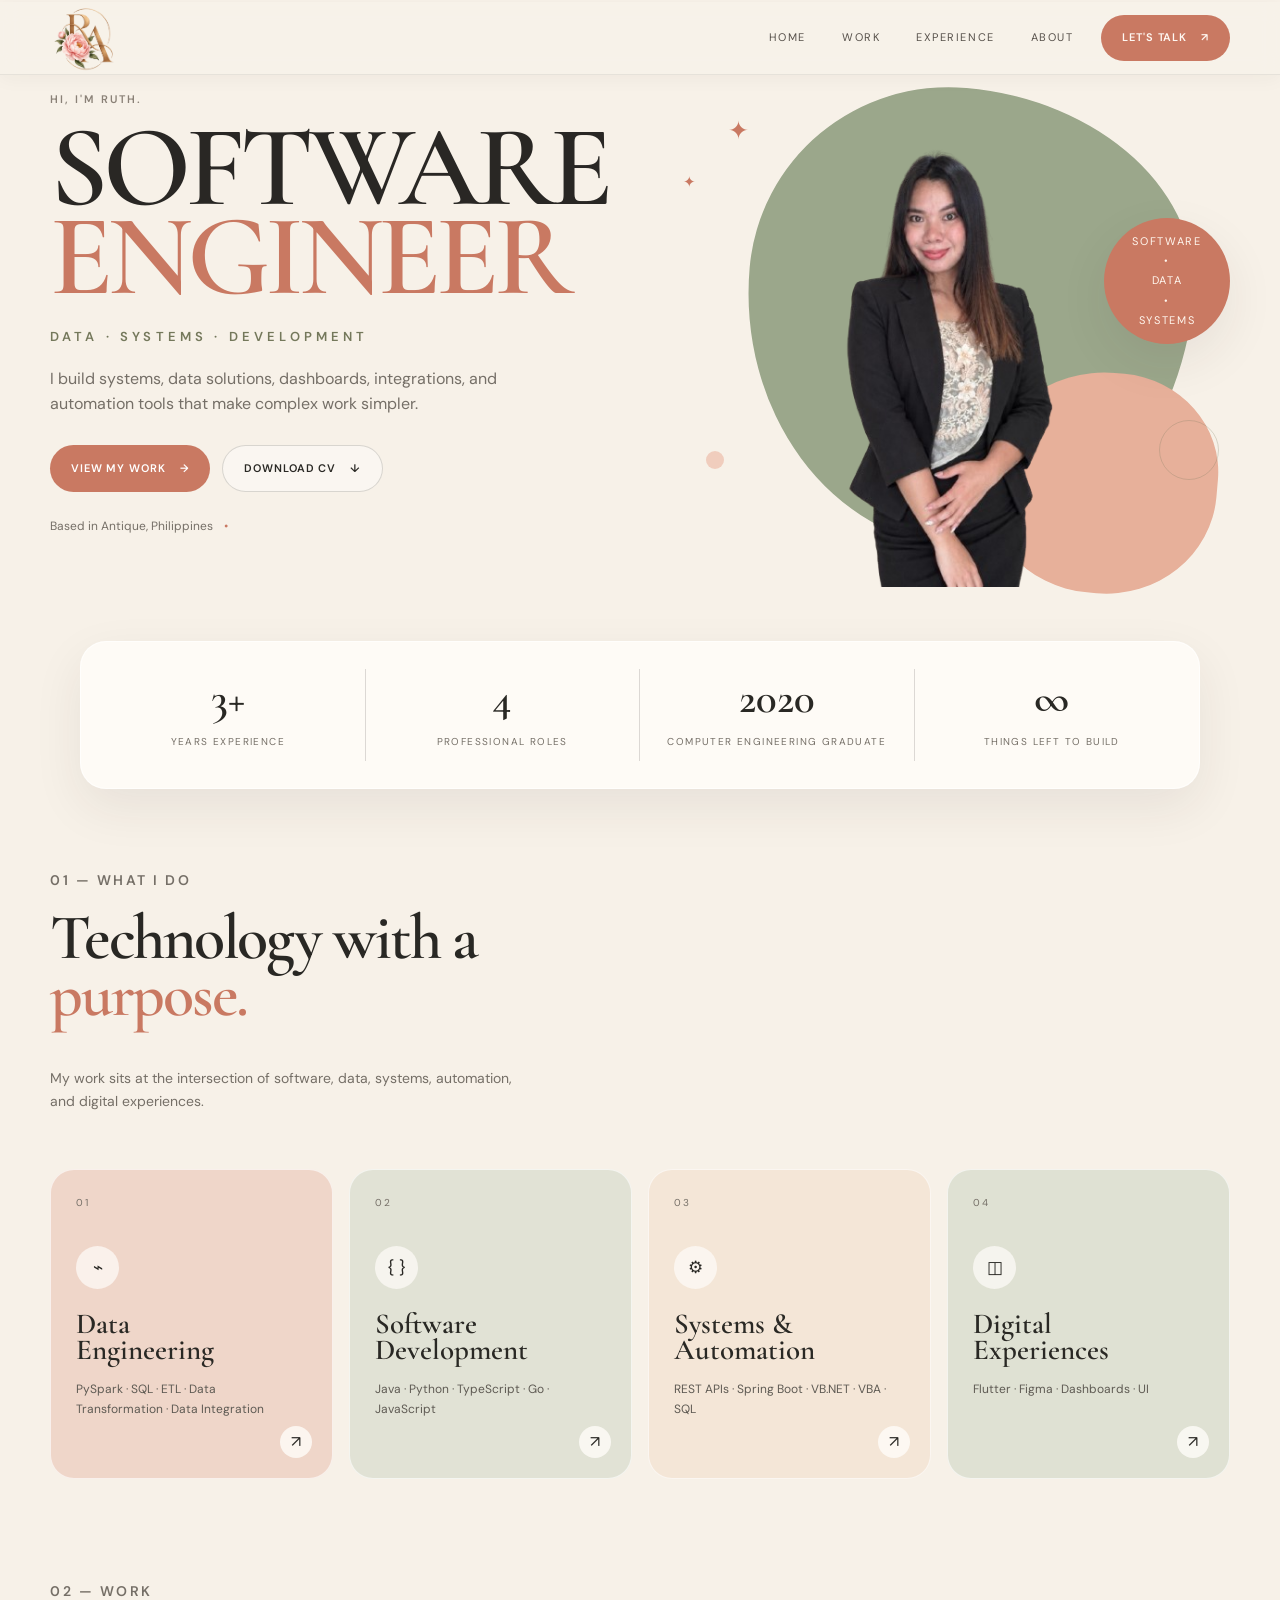
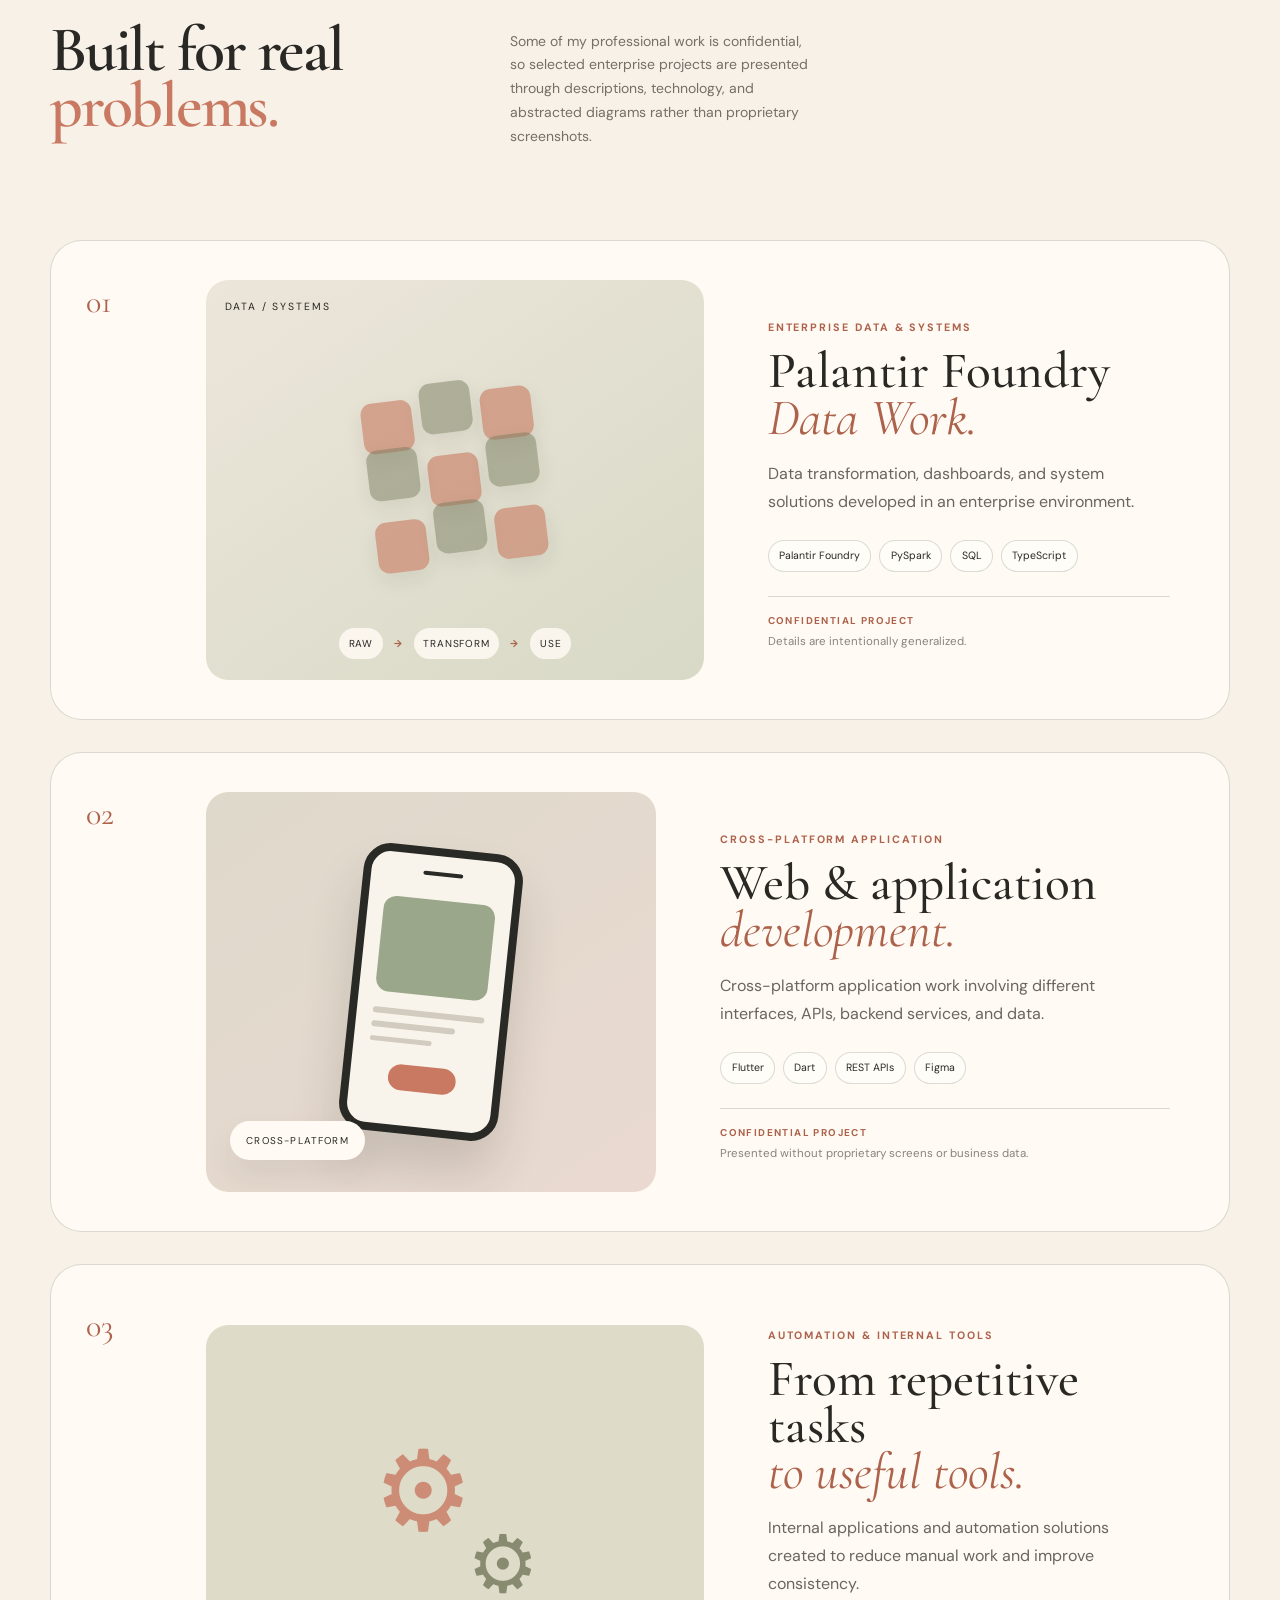
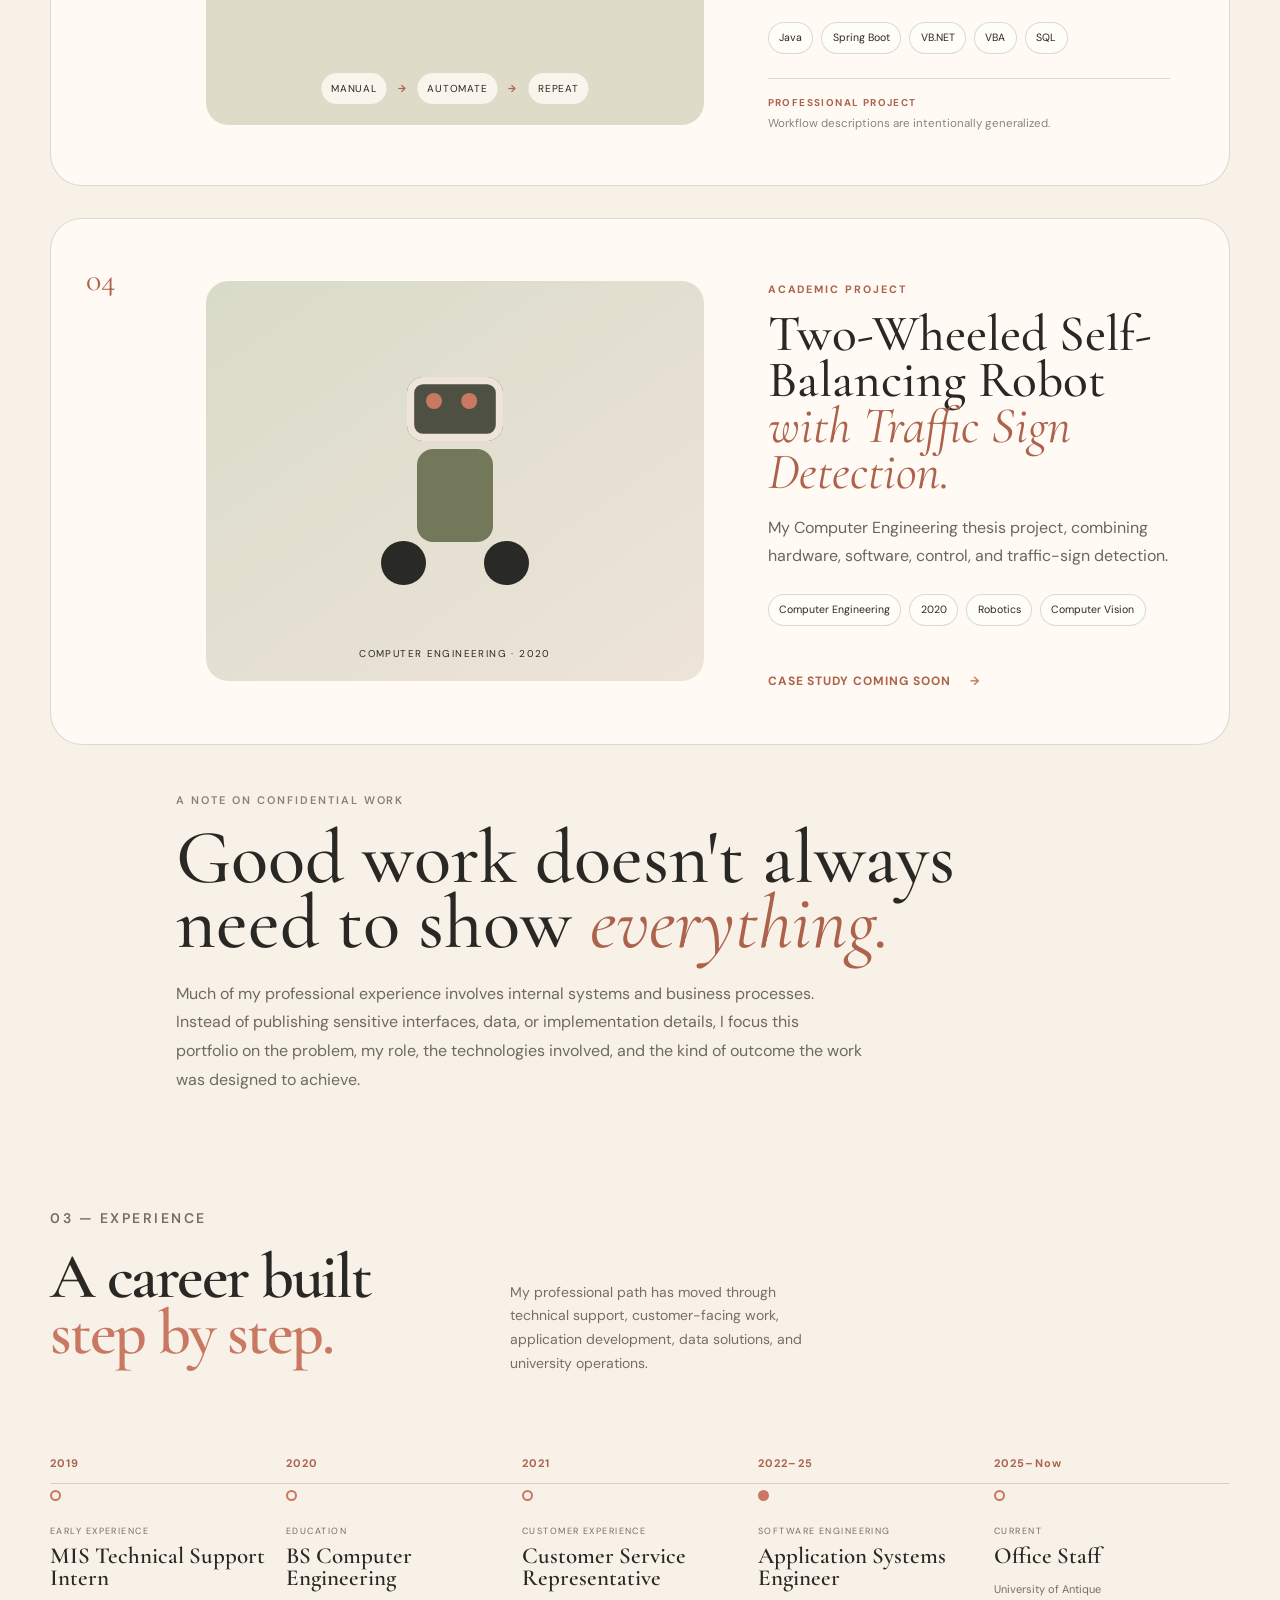
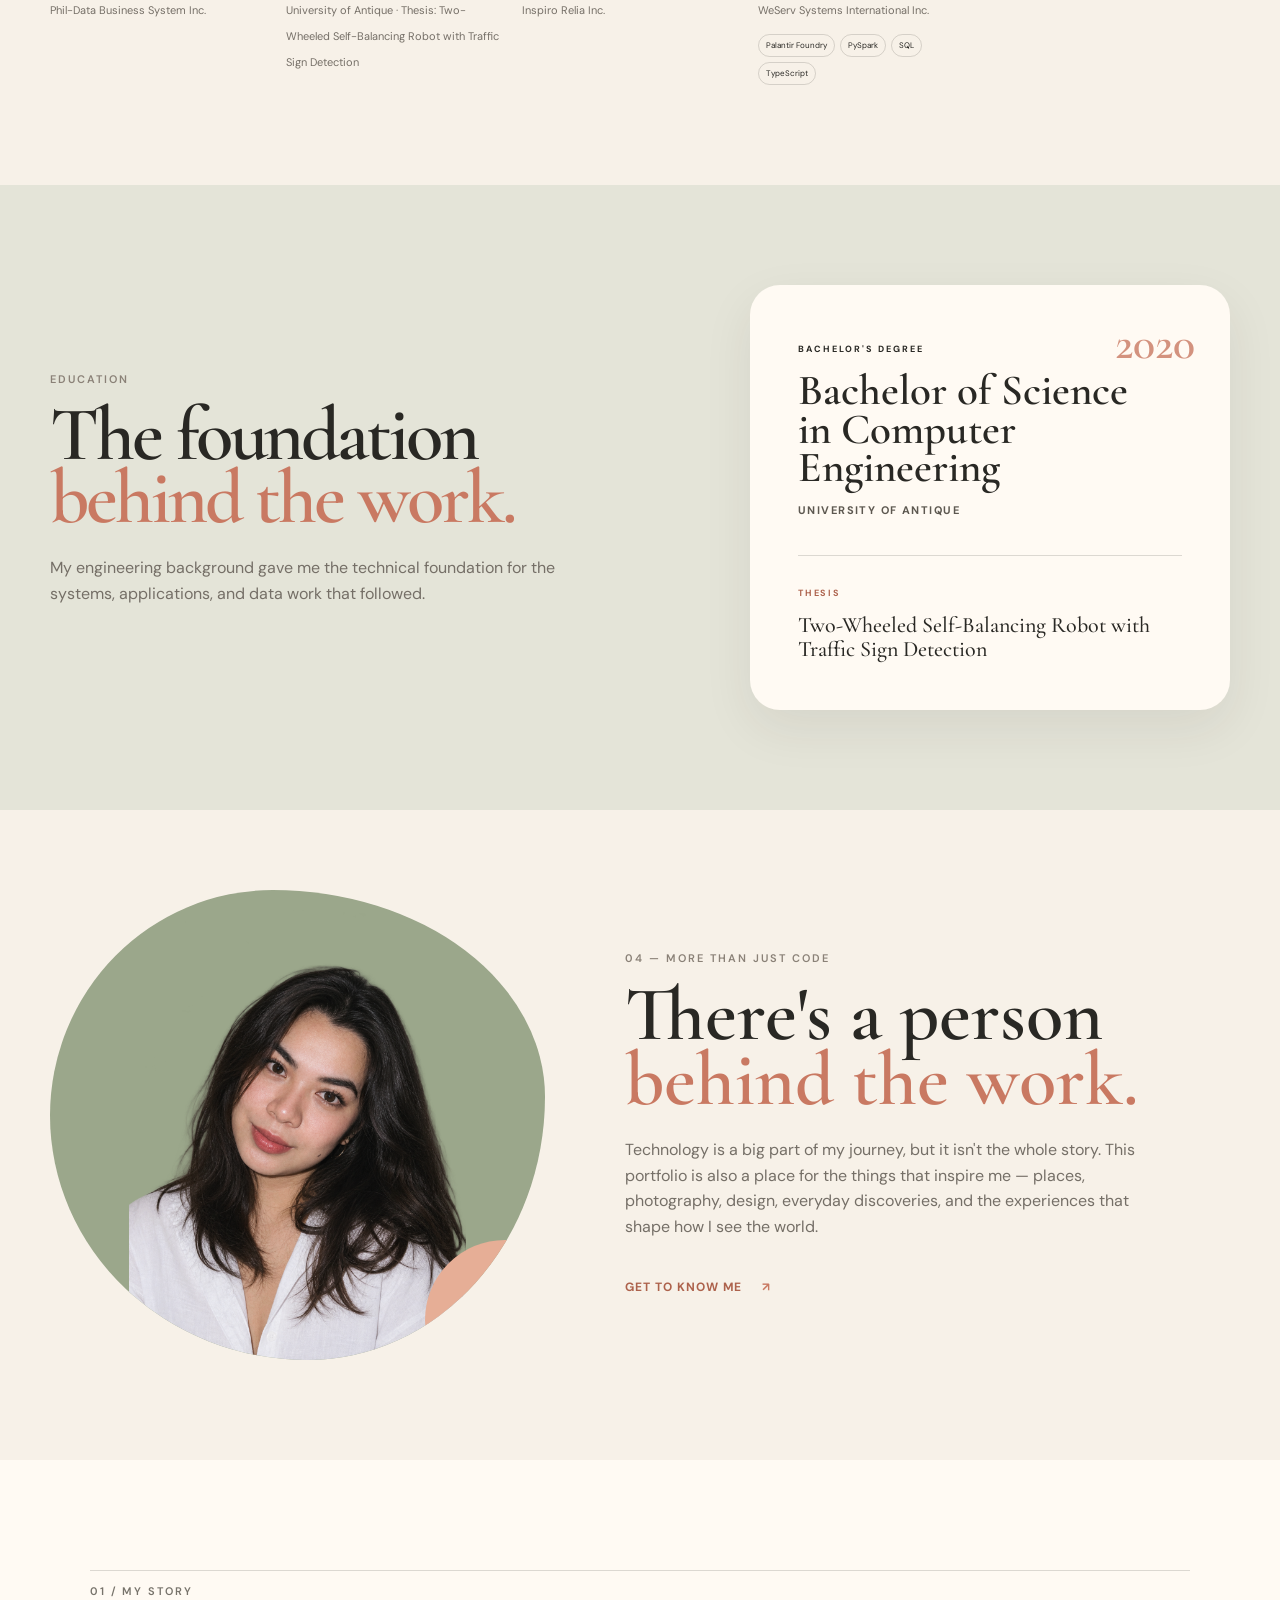
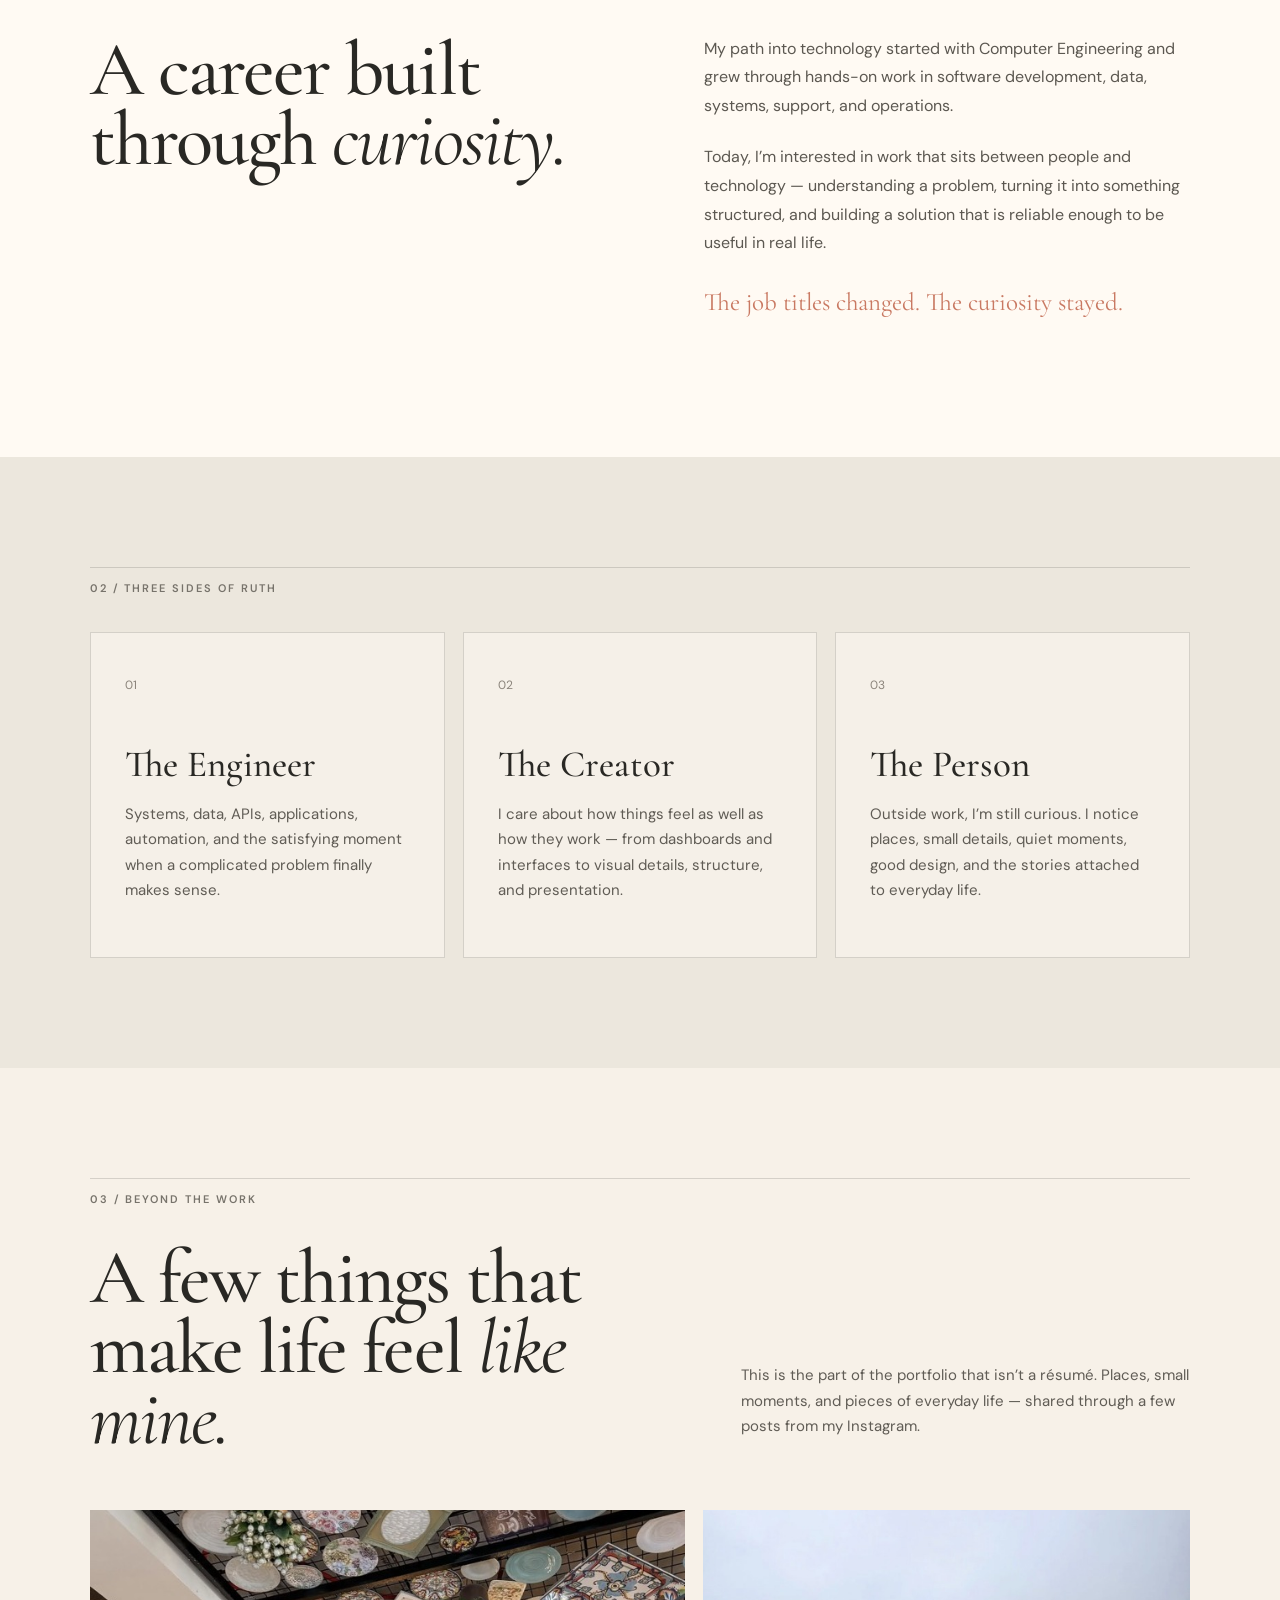
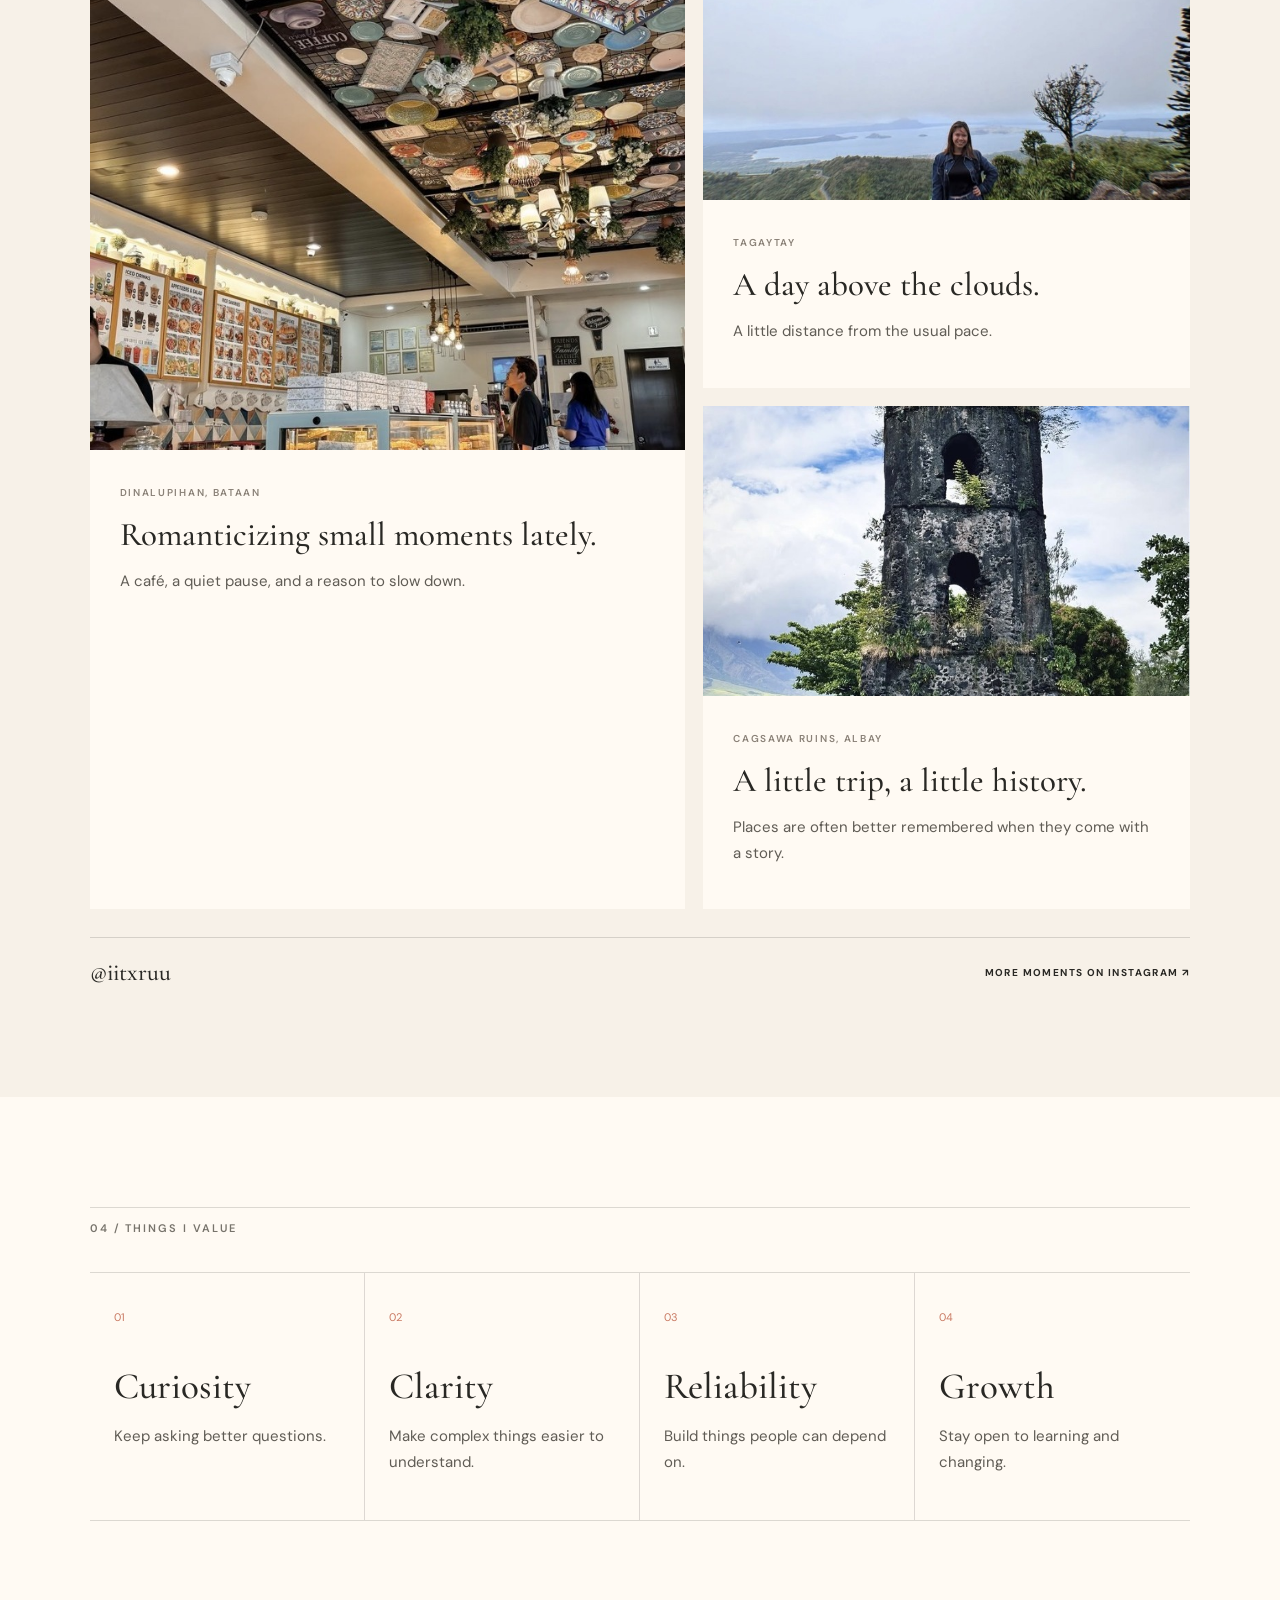
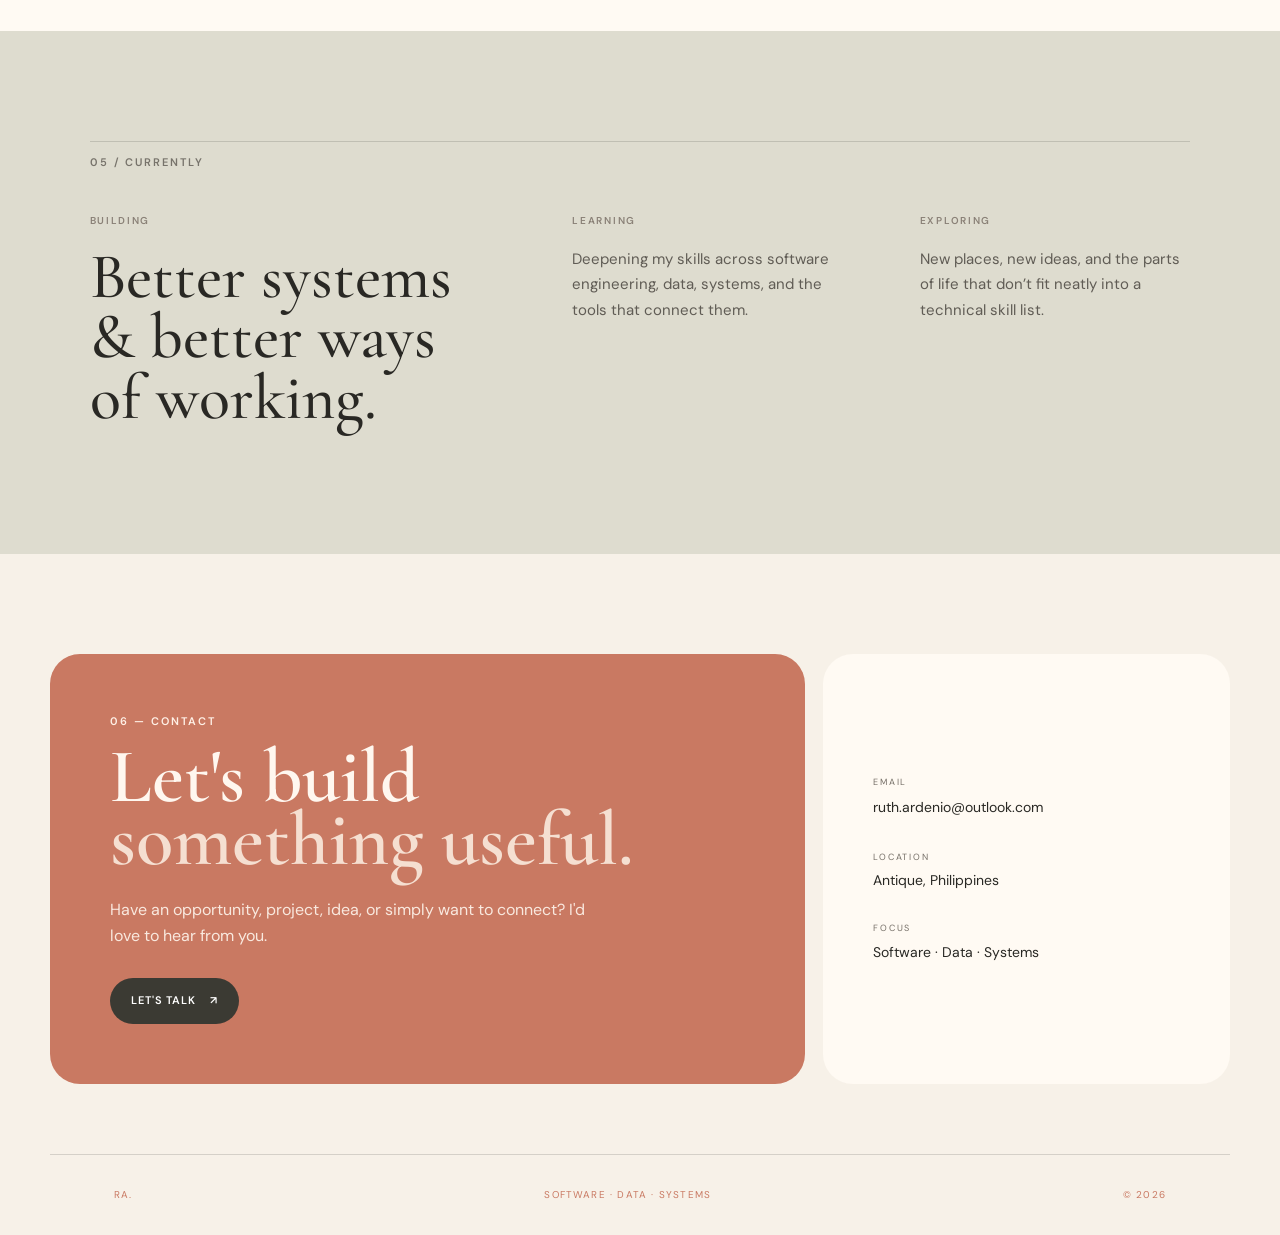
<file: index.html>
<!doctype html>
<html lang="en">
  <head>
    <meta charset="UTF-8" />
    <meta name="viewport" content="width=device-width, initial-scale=1.0" />
    <meta
      name="description"
      content="Ruth Ardenio — Software Engineer, Data Engineer, and Systems Developer."
    />
    <title>Ruth Ardenio — Portfolio</title>

    <!-- Editorial serif + clean sans-serif -->
    <link rel="preconnect" href="https://fonts.googleapis.com" />
    <link rel="preconnect" href="https://fonts.gstatic.com" crossorigin />
    <link
      href="https://fonts.googleapis.com/css2?family=Cormorant+Garamond:wght@400;500;600;700&family=DM+Sans:wght@400;500;600;700&display=swap"
      rel="stylesheet"
    />

    <link rel="stylesheet" href="css/style.css" />
    <link rel="stylesheet" href="css/about.css" />
  </head>

  <body>
    <header class="site-header">
      <a class="logo" href="index.html" aria-label="Ruth Ardenio">
        <img src="images/logo/ruu-logo.png" alt="Ruth Ardenio" />
      </a>

      <nav class="desktop-nav" aria-label="Main navigation">
        <a class="nav-link" href="./#home">Home</a>
        <a class="nav-link" href="./#work">Work</a>
        <a class="nav-link" href="./#experience">Experience</a>
        <a class="nav-link" href="./#about">About</a>
      </nav>

      <a class="header-cta" href="#contact">Let's talk <span>↗</span></a>

      <button
        class="menu-toggle"
        aria-label="Open navigation"
        aria-expanded="false"
      >
        <span></span><span></span>
      </button>
    </header>

    <main id="home">
      <!-- HERO -->
      <section class="hero section">
        <div class="hero-copy reveal">
          <p class="eyebrow">HI, I'M RUTH.</p>

          <h1>
            SOFTWARE
            <em>ENGINEER</em>
          </h1>

          <p class="hero-accent">DATA · SYSTEMS · DEVELOPMENT</p>

          <p class="hero-description">
            I build systems, data solutions, dashboards, integrations, and
            automation tools that make complex work simpler.
          </p>

          <div class="hero-actions">
            <a class="button button-primary" href="./#work"
              >View my work <span>→</span></a
            >
            <a
              class="button button-secondary"
              href="Ruth_Ardenio_CV.pdf"
              download
            >
              Download CV <span>↓</span>
            </a>
          </div>

          <p class="location">Based in Antique, Philippines <span>•</span></p>
        </div>

        <div class="hero-visual reveal">
          <div class="hero-shape"></div>

          <div class="photo-placeholder">
            <img
              src="images/profile/ruth-hero.png"
              alt="Ruth Ardenio in a professional black blazer"
              class="hero-photo"
            />
          </div>

          <div class="orbit orbit-one"></div>
          <div class="orbit orbit-two"></div>

          <div class="identity-badge">
            <span>SOFTWARE</span>
            <b>•</b>
            <span>DATA</span>
            <b>•</b>
            <span>SYSTEMS</span>
          </div>

          <div class="sparkle sparkle-one">✦</div>
          <div class="sparkle sparkle-two">✦</div>
        </div>
      </section>

      <!-- STATS -->
      <section class="stats-wrap section-small reveal">
        <div class="stats-card">
          <div class="stat">
            <strong>3+</strong>
            <span>YEARS EXPERIENCE</span>
          </div>
          <div class="stat">
            <strong>4</strong>
            <span>PROFESSIONAL ROLES</span>
          </div>
          <div class="stat">
            <strong>2020</strong>
            <span>COMPUTER ENGINEERING GRADUATE</span>
          </div>
          <div class="stat">
            <strong>∞</strong>
            <span>THINGS LEFT TO BUILD</span>
          </div>
        </div>
      </section>

      <!-- WHAT I DO -->
      <section class="services section" id="work">
        <div class="section-heading reveal">
          <p class="eyebrow">01 — WHAT I DO</p>
          <h2>Technology with a<br /><em>purpose.</em></h2>
          <br />
          <p>
            My work sits at the intersection of software, data, systems,
            automation, and digital experiences.
          </p>
        </div>

        <div class="service-grid">
          <article class="service-card terracotta reveal">
            <div class="service-number">01</div>
            <div class="service-icon">⌁</div>
            <h3>Data<br />Engineering</h3>
            <p>PySpark · SQL · ETL · Data Transformation · Data Integration</p>
            <span class="service-arrow">↗</span>
          </article>

          <article class="service-card sage reveal">
            <div class="service-number">02</div>
            <div class="service-icon">{ }</div>
            <h3>Software<br />Development</h3>
            <p>Java · Python · TypeScript · Go · JavaScript</p>
            <span class="service-arrow">↗</span>
          </article>

          <article class="service-card cream reveal">
            <div class="service-number">03</div>
            <div class="service-icon">⚙</div>
            <h3>Systems &<br />Automation</h3>
            <p>REST APIs · Spring Boot · VB.NET · VBA · SQL</p>
            <span class="service-arrow">↗</span>
          </article>

          <article class="service-card olive reveal">
            <div class="service-number">04</div>
            <div class="service-icon">◫</div>
            <h3>Digital<br />Experiences</h3>
            <p>Flutter · Figma · Dashboards · UI</p>
            <span class="service-arrow">↗</span>
          </article>
        </div>
      </section>

      <!-- SELECTED WORK PREVIEW -->
      <section class="featured section" id="selected-work">
        <div class="section-heading split reveal">
          <div>
            <p class="eyebrow">02 — WORK</p>
            <h2>Built for real<br /><em>problems.</em></h2>
          </div>
          <p>
            Some of my professional work is confidential, so selected enterprise
            projects are presented through descriptions, technology, and
            abstracted diagrams rather than proprietary screenshots.
          </p>
        </div>

        <article class="project-feature reveal">
          <div class="project-number">01</div>
          <div class="project-visual foundry-visual" aria-hidden="true">
            <div class="visual-label">DATA / SYSTEMS</div>
            <div class="data-grid">
              <i></i><i></i><i></i><i></i><i></i><i></i><i></i><i></i><i></i>
            </div>
            <div class="pipeline">
              <span>RAW</span><b>→</b><span>TRANSFORM</span><b>→</b
              ><span>USE</span>
            </div>
          </div>
          <div class="project-copy">
            <p class="project-type">ENTERPRISE DATA &amp; SYSTEMS</p>
            <h2>Palantir Foundry<br /><em>Data Work.</em></h2>
            <p>
              Data transformation, dashboards, and system solutions developed in
              an enterprise environment.
            </p>
            <div class="tags">
              <span>Palantir Foundry</span><span>PySpark</span><span>SQL</span
              ><span>TypeScript</span>
            </div>
            <div class="confidential">
              <span>CONFIDENTIAL PROJECT</span
              ><small>Details are intentionally generalized.</small>
            </div>
          </div>
        </article>

        <article class="project-feature reverse reveal">
          <div class="project-number">02</div>
          <div class="project-visual mobile-visual" aria-hidden="true">
            <div class="phone">
              <div class="phone-top"></div>
              <div class="screen-card"></div>
              <div class="screen-lines"><i></i><i></i><i></i></div>
              <div class="screen-button"></div>
            </div>
            <div class="floating-pill">CROSS-PLATFORM</div>
          </div>
          <div class="project-copy">
            <p class="project-type">CROSS-PLATFORM APPLICATION</p>
            <h2>Web &amp; application<br /><em>development.</em></h2>
            <p>
              Cross-platform application work involving different interfaces,
              APIs, backend services, and data.
            </p>
            <div class="tags">
              <span>Flutter</span><span>Dart</span><span>REST APIs</span
              ><span>Figma</span>
            </div>
            <div class="confidential">
              <span>CONFIDENTIAL PROJECT</span
              ><small
                >Presented without proprietary screens or business data.</small
              >
            </div>
          </div>
        </article>

        <article class="project-feature reveal">
          <div class="project-number">03</div>
          <div class="project-visual automation-visual" aria-hidden="true">
            <div class="gear gear-a">⚙</div>
            <div class="gear gear-b">⚙</div>
            <div class="flow-boxes">
              <span>MANUAL</span><b>→</b><span>AUTOMATE</span><b>→</b
              ><span>REPEAT</span>
            </div>
          </div>
          <div class="project-copy">
            <p class="project-type">AUTOMATION &amp; INTERNAL TOOLS</p>
            <h2>From repetitive tasks<br /><em>to useful tools.</em></h2>
            <p>
              Internal applications and automation solutions created to reduce
              manual work and improve consistency.
            </p>
            <div class="tags">
              <span>Java</span><span>Spring Boot</span><span>VB.NET</span
              ><span>VBA</span><span>SQL</span>
            </div>
            <div class="confidential">
              <span>PROFESSIONAL PROJECT</span
              ><small
                >Workflow descriptions are intentionally generalized.</small
              >
            </div>
          </div>
        </article>

        <article class="project-feature reveal academic-project">
          <div class="project-number">04</div>
          <div class="project-visual robot-visual" aria-hidden="true">
            <div class="robot">
              <span class="robot-head"></span><span class="robot-body"></span
              ><span class="robot-wheel left"></span
              ><span class="robot-wheel right"></span>
            </div>
            <div class="robot-caption">COMPUTER ENGINEERING · 2020</div>
          </div>
          <div class="project-copy">
            <p class="project-type">ACADEMIC PROJECT</p>
            <h2>
              Two-Wheeled Self-Balancing Robot<br /><em
                >with Traffic Sign Detection.</em
              >
            </h2>
            <p>
              My Computer Engineering thesis project, combining hardware,
              software, control, and traffic-sign detection.
            </p>
            <div class="tags">
              <span>Computer Engineering</span><span>2020</span
              ><span>Robotics</span><span>Computer Vision</span>
            </div>
            <a class="text-link" href="#"
              >Case study coming soon <span>→</span></a
            >
          </div>
        </article>

        <section class="work-note section-small reveal">
          <p class="eyebrow">A NOTE ON CONFIDENTIAL WORK</p>
          <h2>
            Good work doesn't always<br />need to show <em>everything.</em>
          </h2>
          <p>
            Much of my professional experience involves internal systems and
            business processes. Instead of publishing sensitive interfaces,
            data, or implementation details, I focus this portfolio on the
            problem, my role, the technologies involved, and the kind of outcome
            the work was designed to achieve.
          </p>
        </section>
      </section>

      <!-- JOURNEY -->
      <section class="journey section" id="experience">
        <div class="section-heading split reveal">
          <div>
            <p class="eyebrow">03 — EXPERIENCE</p>
            <h2>A career built<br /><em>step by step.</em></h2>
          </div>
          <p>
            My professional path has moved through technical support,
            customer-facing work, application development, data solutions, and
            university operations.
          </p>
        </div>

        <div class="timeline">
          <article class="timeline-item reveal">
            <div class="timeline-year">2019</div>
            <div class="timeline-dot"></div>
            <div class="timeline-content">
              <p>EARLY EXPERIENCE</p>
              <h3>MIS Technical Support Intern</h3>
              <span>Phil-Data Business System Inc.</span>
            </div>
          </article>

          <article class="timeline-item reveal">
            <div class="timeline-year">2020</div>
            <div class="timeline-dot"></div>
            <div class="timeline-content">
              <p>EDUCATION</p>
              <h3>BS Computer Engineering</h3>
              <span
                >University of Antique · Thesis: Two-Wheeled Self-Balancing
                Robot with Traffic Sign Detection</span
              >
            </div>
          </article>

          <article class="timeline-item reveal">
            <div class="timeline-year">2021</div>
            <div class="timeline-dot"></div>
            <div class="timeline-content">
              <p>CUSTOMER EXPERIENCE</p>
              <h3>Customer Service Representative</h3>
              <span>Inspiro Relia Inc.</span>
            </div>
          </article>

          <article class="timeline-item featured-timeline reveal">
            <div class="timeline-year">2022–25</div>
            <div class="timeline-dot"></div>
            <div class="timeline-content">
              <p>SOFTWARE ENGINEERING</p>
              <h3>Application Systems Engineer</h3>
              <span>WeServ Systems International Inc.</span>
              <div class="timeline-tags">
                <span>Palantir Foundry</span><span>PySpark</span><span>SQL</span
                ><span>TypeScript</span>
              </div>
            </div>
          </article>

          <article class="timeline-item reveal">
            <div class="timeline-year">2025–Now</div>
            <div class="timeline-dot"></div>
            <div class="timeline-content">
              <p>CURRENT</p>
              <h3>Office Staff</h3>
              <span>University of Antique</span>
            </div>
          </article>
        </div>
      </section>
      <section class="education section">
        <div class="education-layout">
          <div class="education-copy reveal">
            <p class="eyebrow">EDUCATION</p>
            <h2>The foundation<br /><em>behind the work.</em></h2>
            <p>
              My engineering background gave me the technical foundation for the
              systems, applications, and data work that followed.
            </p>
          </div>
          <article class="education-card reveal">
            <div class="education-year">2020</div>
            <p class="career-label">BACHELOR'S DEGREE</p>
            <h3>Bachelor of Science<br />in Computer Engineering</h3>
            <h4>University of Antique</h4>
            <div class="thesis-block">
              <span>THESIS</span>
              <p>
                Two-Wheeled Self-Balancing Robot with Traffic Sign Detection
              </p>
            </div>
          </article>
        </div>
      </section>

      <!-- ABOUT PREVIEW -->
      <section class="about-preview section" id="about">
        <div class="about-photo reveal">
          <div class="photo-placeholder small">
            <img
              src="images/profile/ruth-photo.png"
              alt="Ruth Ardenio"
              class="hero-photo"
            />
          </div>
        </div>

        <div class="about-copy reveal">
          <p class="eyebrow">04 — MORE THAN JUST CODE</p>
          <h2>There's a person<br /><em>behind the work.</em></h2>
          <p>
            Technology is a big part of my journey, but it isn't the whole
            story. This portfolio is also a place for the things that inspire me
            — places, photography, design, everyday discoveries, and the
            experiences that shape how I see the world.
          </p>
          <a href="index.html#story" class="text-link"
            >Get to know me <span>↗</span></a
          >
        </div>
      </section>

      <section class="story section-pad" id="story">
        <div class="section-label">01 / MY STORY</div>
        <div class="story-grid">
          <h2>A career built through <em>curiosity.</em></h2>
          <div>
            <p>
              My path into technology started with Computer Engineering and grew
              through hands-on work in software development, data, systems,
              support, and operations.
            </p>
            <p>
              Today, I’m interested in work that sits between people and
              technology — understanding a problem, turning it into something
              structured, and building a solution that is reliable enough to be
              useful in real life.
            </p>
            <p class="quiet">The job titles changed. The curiosity stayed.</p>
          </div>
        </div>
      </section>

      <section class="sides section-pad">
        <div class="section-label">02 / THREE SIDES OF RUTH</div>
        <div class="side-grid">
          <article>
            <span>01</span>
            <h3>The Engineer</h3>
            <p>
              Systems, data, APIs, applications, automation, and the satisfying
              moment when a complicated problem finally makes sense.
            </p>
          </article>
          <article>
            <span>02</span>
            <h3>The Creator</h3>
            <p>
              I care about how things feel as well as how they work — from
              dashboards and interfaces to visual details, structure, and
              presentation.
            </p>
          </article>
          <article>
            <span>03</span>
            <h3>The Person</h3>
            <p>
              Outside work, I’m still curious. I notice places, small details,
              quiet moments, good design, and the stories attached to everyday
              life.
            </p>
          </article>
        </div>
      </section>

      <section class="beyond section-pad">
        <div class="section-label">03 / BEYOND THE WORK</div>
        <div class="beyond-intro">
          <h2>A few things that make life feel <em>like mine.</em></h2>
          <p>
            This is the part of the portfolio that isn’t a résumé. Places, small
            moments, and pieces of everyday life — shared through a few posts
            from my Instagram.
          </p>
        </div>
        <div class="journal-grid">
          <a
            class="journal-card photo-card tall"
            href="https://www.instagram.com/p/DY0rptVD0SwJc9jUMLtrgoswXsrHHHWtL5cZiw0/?stkn=MWNqbnVpemFibG1waQ=="
            target="_blank"
            rel="noopener noreferrer"
          >
            <div class="photo-wrap">
              <img
                src="images/about/dinalupihan.jpg"
                alt="Dinalupihan, Bataan — café interior"
                loading="lazy"
              /><span class="photo-link">VIEW ON INSTAGRAM ↗</span>
            </div>
            <div class="card-copy">
              <span>DINALUPIHAN, BATAAN</span>
              <h3>Romanticizing small moments lately.</h3>
              <p>A café, a quiet pause, and a reason to slow down.</p>
            </div>
          </a>
          <a
            class="journal-card photo-card"
            href="https://www.instagram.com/p/DKMPTDLPNALDlkvmDyAobgWaN21X6GRShsjJ7w0/?stkn=NzBoMmdmZTMweTMw"
            target="_blank"
            rel="noopener noreferrer"
          >
            <div class="photo-wrap">
              <img
                src="images/about/tagaytay.jpg"
                alt="People’s Park in the Sky, Tagaytay"
                loading="lazy"
              /><span class="photo-link">VIEW ON INSTAGRAM ↗</span>
            </div>
            <div class="card-copy">
              <span>TAGAYTAY</span>
              <h3>A day above the clouds.</h3>
              <p>A little distance from the usual pace.</p>
            </div>
          </a>
          <!-- <a
            class="journal-card photo-card"
            href="https://www.instagram.com/p/CjaB5q0PTZfuY2DikEFEF_fbpBybSpkrcyf93g0/?stkn=MThjZDBzd2R0d3cxaA=="
            target="_blank"
            rel="noopener noreferrer"
          >
            <div class="photo-wrap">
              <img
                src="images/about/night.jpg"
                alt="Evening city walk"
                loading="lazy"
              /><span class="photo-link">VIEW ON INSTAGRAM ↗</span>
            </div>
            <div class="card-copy">
              <span>EVERYDAY</span>
              <h3>Somewhere between busy and becoming.</h3>
              <p>City lights, ordinary nights, and memories in between.</p>
            </div>
          </a> -->
          <a
            class="journal-card photo-card wide"
            href="https://www.instagram.com/p/DTfpIlikhhlnqHVzKpVwCcD_Bkuc4IpN2L0nro0/?stkn=NWE4YjE0NDE1aTho"
            target="_blank"
            rel="noopener noreferrer"
          >
            <div class="photo-wrap">
              <img
                src="images/about/cagsawa.jpg"
                alt="Cagsawa Ruins, Albay"
                loading="lazy"
              /><span class="photo-link">VIEW ON INSTAGRAM ↗</span>
            </div>
            <div class="card-copy">
              <span>CAGSAWA RUINS, ALBAY</span>
              <h3>A little trip, a little history.</h3>
              <p>
                Places are often better remembered when they come with a story.
              </p>
            </div>
          </a>
        </div>
        <div class="instagram-note">
          <span>@iitxruu</span
          ><a
            href="https://www.instagram.com/iitxruu/"
            target="_blank"
            rel="noopener noreferrer"
            >MORE MOMENTS ON INSTAGRAM ↗</a
          >
        </div>
      </section>

      <section class="values section-pad">
        <div class="section-label">04 / THINGS I VALUE</div>
        <div class="values-grid">
          <div>
            <strong>01</strong>
            <h3>Curiosity</h3>
            <p>Keep asking better questions.</p>
          </div>
          <div>
            <strong>02</strong>
            <h3>Clarity</h3>
            <p>Make complex things easier to understand.</p>
          </div>
          <div>
            <strong>03</strong>
            <h3>Reliability</h3>
            <p>Build things people can depend on.</p>
          </div>
          <div>
            <strong>04</strong>
            <h3>Growth</h3>
            <p>Stay open to learning and changing.</p>
          </div>
        </div>
      </section>

      <section class="currently section-pad">
        <div class="section-label">05 / CURRENTLY</div>
        <div class="currently-grid">
          <div>
            <span>BUILDING</span>
            <h2>Better systems &amp; better ways of working.</h2>
          </div>
          <div>
            <span>LEARNING</span>
            <p>
              Deepening my skills across software engineering, data, systems,
              and the tools that connect them.
            </p>
          </div>
          <div>
            <span>EXPLORING</span>
            <p>
              New places, new ideas, and the parts of life that don’t fit neatly
              into a technical skill list.
            </p>
          </div>
        </div>
      </section>

      <!-- CONTACT -->
      <section class="contact section" id="contact">
        <div class="contact-panel reveal">
          <p class="eyebrow">06 — CONTACT</p>
          <h2>Let's build<br /><em>something useful.</em></h2>
          <p>
            Have an opportunity, project, idea, or simply want to connect? I'd
            love to hear from you.
          </p>
          <a class="button button-dark" href="mailto:ruth.ardenio@outlook.com">
            Let's talk <span>↗</span>
          </a>
        </div>

        <div class="contact-details reveal">
          <div>
            <span>EMAIL</span>
            <a href="mailto:ruth.ardenio@outlook.com"
              >ruth.ardenio@outlook.com</a
            >
          </div>
          <div>
            <span>LOCATION</span>
            <p>Antique, Philippines</p>
          </div>
          <div>
            <span>FOCUS</span>
            <p>Software · Data · Systems</p>
          </div>
        </div>
      </section>
    </main>

    <footer class="site-footer">
      <span>RA<span>.</span></span>
      <span>SOFTWARE · DATA · SYSTEMS</span><span>© 2026</span>
    </footer>

    <script src="js/main.js"></script>
  </body>
</html>
</file>
<file: css/style.css>
@import url("https://fonts.googleapis.com/css2?family=Cormorant+Garamond:wght@400;500;600;700&family=DM+Sans:wght@400;500;600;700&display=swap");

:root {
  --ivory: #f7f2ea;
  --paper: #fffdf9;
  --ink: #272522;
  --muted: #756f67;
  --terracotta: #c9785d;
  --terracotta-dark: #a95d46;
  --sage: #d9dccb;
  --olive: #73785c;
  --line: rgba(39, 37, 34, 0.14);
  --radius: 24px;
  --shadow: 0 18px 50px rgba(55, 43, 35, 0.08);
  --serif: "Cormorant Garamond", Georgia, serif;
  --sans: "DM Sans", Arial, sans-serif;
}
* {
  box-sizing: border-box;
}
html {
  scroll-behavior: smooth;
}
body {
  margin: 0;
  background: var(--ivory);
  color: var(--ink);
  font-family: var(--sans);
  line-height: 1.6;
}
a {
  color: inherit;
  text-decoration: none;
}
button {
  font: inherit;
}
.section {
  width: min(1180px, calc(100% - 64px));
  margin: auto;
  padding: 100px 0;
}
.section-small {
  width: min(1120px, calc(100% - 64px));
  margin: auto;
}
.site-header {
  width: 100%;
  box-sizing: border-box;
  margin: 0;
  display: flex;
  align-items: center;
  justify-content: space-between;
  gap: 28px;
  position: fixed;
  top: 2px;
  left: 0;
  right: 0;
  transform: none;
  background: rgba(247, 242, 234, 0.96);
  backdrop-filter: blur(10px);
  -webkit-backdrop-filter: blur(10px);
  border-bottom: 1px solid rgba(39, 37, 34, 0.08);
  box-shadow: 0 4px 18px rgba(55, 43, 35, 0.04);
  padding-left: max(32px, calc((100% - 1180px) / 2));
  padding-right: max(32px, calc((100% - 1180px) / 2));
  z-index: 1000;
}
.logo {
  width: 72px;
  height: 72px;

  display: flex;
  align-items: center;
}
.logo img {
  width: 68px;
  height: 68px;
  object-fit: contain;
}
.logo span,
.site-footer span {
  color: var(--terracotta);
}
.desktop-nav {
  display: flex;
  align-items: center;
  gap: 36px;
  margin-left: auto;
}
.nav-link {
  font-size: 11px;
  text-transform: uppercase;
  letter-spacing: 0.14em;
  color: #57514a;
  position: relative;
  padding: 10px 0;
}
.nav-link:after {
  content: "";
  position: absolute;
  left: 0;
  right: 0;
  bottom: 2px;
  height: 1px;
  background: var(--terracotta);
  transform: scaleX(0);
  transform-origin: left;
  transition: 0.25s;
}
.nav-link:hover:after,
.nav-link.active:after {
  transform: scaleX(1);
}
.header-cta,
.button {
  display: inline-flex;
  align-items: center;
  gap: 14px;
  border-radius: 999px;
  padding: 14px 21px;
  font-size: 11px;
  font-weight: 600;
  letter-spacing: 0.08em;
  text-transform: uppercase;
  transition: 0.25s;
}
.header-cta {
  background: var(--terracotta);
  color: #fff8f2;
}
.header-cta:hover,
.button-primary:hover {
  background: var(--terracotta-dark);
  transform: translateY(-2px);
}
.menu-toggle {
  display: none;
  border: 0;
  background: none;
  padding: 8px;
}
.menu-toggle span {
  display: block;
  width: 25px;
  height: 1px;
  background: var(--ink);
  margin: 6px;
}
.hero {
  min-height: 610px;
  display: grid;
  grid-template-columns: 1fr 0.95fr;
  align-items: center;
  padding-top: 52px;
  padding-bottom: 54px;
  gap: 10px;
  position: relative;
}
.hero-copy {
  padding: 30px 0 40px;
}
.eyebrow {
  margin: 0 0 18px;
  font-size: 11px;
  letter-spacing: 0.25em;
  font-weight: 600;
  text-transform: uppercase;
  color: #5c5750;
}
.hero h1 {
  font: 600 clamp(70px, 9vw, 126px)/0.77 var(--serif);
  letter-spacing: -0.045em;
  margin: 0;
  color: #292724;
}
.hero h1 em {
  display: block;
  color: var(--terracotta);
  font-style: normal;
}
.hero-accent {
  margin: 25px 0 18px;
  font-size: 13px;
  letter-spacing: 0.32em;
  font-weight: 600;
  color: var(--olive);
}
.hero-description {
  max-width: 510px;
  color: var(--muted);
  font-size: 16px;
  margin: 0 0 28px;
}
.hero-actions {
  display: flex;
  gap: 12px;
  flex-wrap: wrap;
}
.button-primary {
  background: var(--terracotta);
  color: white;
}
.button-secondary {
  border: 1px solid var(--line);
  background: rgba(255, 255, 255, 0.38);
}
.button-secondary:hover {
  border-color: var(--terracotta);
  color: var(--terracotta-dark);
  transform: translateY(-2px);
}
.location {
  margin: 25px 0 0;
  font-size: 12px;
  color: var(--muted);
}
.location span {
  color: var(--terracotta);
  padding-left: 8px;
}
.hero-visual {
  height: 535px;
  position: relative;
  isolation: isolate;
}
.hero-shape {
  position: absolute;
  width: 78%;
  height: 86%;
  right: 7%;
  top: 7%;
  background: var(--sage);
  border-radius: 45% 55% 48% 52%/43% 41% 59% 57%;
  z-index: -2;
  transform: rotate(5deg);
}
.hero-shape:after {
  content: "";
  position: absolute;
  width: 52%;
  height: 48%;
  right: -9%;
  bottom: -7%;
  background: #e7b09a;
  border-radius: 54% 46% 50% 50%;
  z-index: -1;
}
.photo-placeholder {
  position: absolute;
  inset: 0 4% 0 7%;
  display: flex;
  align-items: flex-end;
  justify-content: center;
  overflow: hidden;
}
.hero-photo {
  width: 90%;
  height: 100%;
  object-fit: contain;
  object-position: center bottom;
  display: block;
  filter: saturate(0.97);
  mix-blend-mode: normal;
}
.identity-badge {
  position: absolute;
  right: 0;
  top: 31%;
  width: 126px;
  height: 126px;
  border-radius: 50%;
  background: var(--terracotta);
  color: #fff7ef;
  display: flex;
  flex-direction: column;
  align-items: center;
  justify-content: center;
  font-size: 11px;
  letter-spacing: 0.15em;
  line-height: 1.9;
  box-shadow: var(--shadow);
}
.identity-badge b {
  font-size: 10px;
  font-weight: 400;
}
.sparkle {
  position: absolute;
  color: var(--terracotta);
  font-size: 25px;
}
.sparkle-one {
  top: 11%;
  left: 12%;
}
.sparkle-two {
  top: 22%;
  left: 4%;
  font-size: 15px;
}
.orbit {
  position: absolute;
  border: 1px solid rgba(115, 120, 92, 0.25);
  border-radius: 50%;
  z-index: -1;
}
.orbit-one {
  width: 60px;
  height: 60px;
  right: 2%;
  bottom: 20%;
}
.orbit-two {
  width: 18px;
  height: 18px;
  left: 8%;
  bottom: 22%;
  background: #f0cdbd;
  border: 0;
}
.stats-card {
  display: grid;
  grid-template-columns: repeat(4, 1fr);
  background: rgba(255, 253, 249, 0.86);
  border: 1px solid rgba(255, 255, 255, 0.7);
  border-radius: 26px;
  box-shadow: var(--shadow);
  padding: 27px 10px;
}
.stat {
  text-align: center;
  padding: 8px 20px;
  border-right: 1px solid var(--line);
}
.stat:last-child {
  border-right: 0;
}
.stat strong {
  display: block;
  font: 600 43px/1 var(--serif);
  margin-bottom: 7px;
}
.stat span {
  font-size: 10px;
  letter-spacing: 0.14em;
  color: var(--muted);
}
.section-heading {
  margin-bottom: 46px;
}
.section-heading.split {
  display: grid;
  grid-template-columns: 1fr 0.75fr;
  gap: 60px;
  align-items: end;
}
.section-heading h2 {
  font: 600 clamp(52px, 6vw, 82px)/0.83 var(--serif);
  letter-spacing: -0.04em;
  margin: 0;
}
.section-heading h2 em {
  color: var(--terracotta);
  font-style: normal;
}
.section-heading > p:last-child {
  color: var(--muted);
  max-width: 480px;
  margin: 0 0 4px;
}
.services {
  padding-top: 80px;
}
.service-grid {
  display: grid;
  grid-template-columns: repeat(4, 1fr);
  gap: 16px;
}
.service-card {
  min-height: 310px;
  border-radius: var(--radius);
  padding: 25px;
  position: relative;
  overflow: hidden;
  border: 1px solid rgba(255, 255, 255, 0.65);
  transition: 0.3s;
}
.service-card:hover {
  transform: translateY(-6px);
  box-shadow: var(--shadow);
}
.service-card.terracotta {
  background: #efd6c9;
}
.service-card.sage {
  background: #e1e2d5;
}
.service-card.cream {
  background: #f4e6d7;
}
.service-card.olive {
  background: #dfe1d3;
}
.service-number {
  font-size: 10px;
  letter-spacing: 0.18em;
  color: var(--muted);
}
.service-icon {
  width: 43px;
  height: 43px;
  border-radius: 50%;
  background: rgba(255, 253, 249, 0.7);
  display: grid;
  place-items: center;
  margin: 35px 0 22px;
  font-size: 17px;
}
.service-card h3 {
  font: 600 29px/0.9 var(--serif);
  margin: 0 0 17px;
}
.service-card p {
  font-size: 12px;
  color: #5e5a53;
  margin: 0;
  max-width: 220px;
}
.service-arrow,
.mini-arrow {
  position: absolute;
  bottom: 20px;
  right: 20px;
  width: 32px;
  height: 32px;
  border-radius: 50%;
  background: rgba(255, 253, 249, 0.8);
  display: grid;
  place-items: center;
}
.featured {
  padding-top: 1px;
  padding-bottom: 0.5px;
  display: grid;
  gap: 2rem;
}
.featured-card {
  display: grid;
  grid-template-columns: 1.25fr 0.75fr;
  min-height: 390px;
  background: var(--paper);
  border-radius: var(--radius);
  overflow: hidden;
  border: 1px solid rgba(39, 37, 34, 0.08);
  box-shadow: var(--shadow);
}
.featured-art {
  background: #e2e2d5;
  display: flex;
  flex-direction: column;
  justify-content: center;
  padding: 40px;
  position: relative;
  overflow: hidden;
}
.featured-art:before {
  content: "";
  position: absolute;
  width: 300px;
  height: 300px;
  border-radius: 50%;
  background: #efcfc0;
  right: -100px;
  top: -100px;
}
.flow-label,
.foundry-label {
  font-size: 10px;
  letter-spacing: 0.18em;
  color: #666257;
  position: relative;
}
.flow {
  display: flex;
  align-items: center;
  justify-content: center;
  gap: 13px;
  margin: 70px 0;
  position: relative;
}
.flow div {
  min-width: 92px;
  padding: 16px 10px;
  border: 1px solid rgba(39, 37, 34, 0.18);
  background: rgba(255, 253, 249, 0.68);
  border-radius: 13px;
  text-align: center;
  font-size: 10px;
  letter-spacing: 0.1em;
}
.flow span {
  color: var(--terracotta);
  font-size: 18px;
}
.featured-content {
  padding: 55px 45px;
  display: flex;
  flex-direction: column;
  justify-content: center;
}
.project-type,
.mini-project p {
  font-size: 10px;
  letter-spacing: 0.2em;
  color: var(--terracotta-dark);
  font-weight: 700;
}
.featured-content h3 {
  font: 600 48px/0.92 var(--serif);
  margin: 13px 0 20px;
}
.featured-content > p:not(.project-type) {
  color: var(--muted);
  font-size: 13px;
}
.text-link {
  font-size: 11px;
  letter-spacing: 0.13em;
  text-transform: uppercase;
  font-weight: 700;
  margin-top: 22px;
}
.text-link span {
  color: var(--terracotta);
  margin-left: 8px;
}
.mini-projects {
  display: grid;
  grid-template-columns: 1fr 1fr;
  gap: 16px;
  margin-top: 16px;
}
.mini-project {
  position: relative;
  display: grid;
  grid-template-columns: 35px 1fr;
  gap: 15px;
  align-items: start;
  background: rgba(255, 253, 249, 0.68);
  border: 1px solid var(--line);
  border-radius: 18px;
  padding: 25px;
}
.mini-project > span:first-child {
  font: 600 22px var(--serif);
  color: var(--terracotta);
}
.mini-project h3 {
  font: 500 25px/0.95 var(--serif);
  margin: 4px 0 9px;
}
.mini-project small {
  color: var(--muted);
  font-size: 11px;
}
.mini-arrow {
  position: static;
  grid-column: 1/-1;
  margin-left: auto;
  margin-top: -35px;
}
.journey {
  padding-top: 5rem;
}
.timeline {
  position: relative;
  display: grid;
  grid-template-columns: repeat(5, 1fr);
  gap: 0;
  padding-top: 20px;
}
.timeline:before {
  content: "";
  position: absolute;
  left: 0;
  right: 0;
  top: 48px;
  height: 1px;
  background: var(--line);
}
.timeline-item {
  position: relative;
  padding-right: 18px;
}
.timeline-dot {
  width: 11px;
  height: 11px;
  border: 2px solid var(--terracotta);
  background: var(--ivory);
  border-radius: 50%;
  position: relative;
  margin: 18px 0 23px;
  z-index: 2;
}
.timeline-item.featured-timeline .timeline-dot {
  background: var(--terracotta);
}
.timeline-year {
  font-size: 11px;
  font-weight: 700;
  color: var(--terracotta-dark);
  letter-spacing: 0.1em;
}
.timeline-content p {
  font-size: 9px;
  letter-spacing: 0.16em;
  color: var(--muted);
  margin: 0 0 7px;
}
.timeline-content h3 {
  font: 600 23px/0.95 var(--serif);
  margin: 0 0 7px;
}
.timeline-content > span {
  font-size: 11px;
  color: var(--muted);
}
.timeline-tags {
  display: flex;
  gap: 5px;
  flex-wrap: wrap;
  margin-top: 12px;
}
.timeline-tags span {
  font-size: 8px;
  border: 1px solid var(--line);
  border-radius: 999px;
  padding: 4px 7px;
}
.about-preview {
  display: grid;
  grid-template-columns: 0.9fr 1.1fr;
  gap: 80px;
  align-items: center;
  padding-top: 5rem;
}
.about-photo {
  min-height: 470px;
  background: var(--sage);
  border-radius: 45% 55% 48% 52%/48% 44% 56% 52%;
  position: relative;
  overflow: hidden;
}
.about-photo:after {
  content: "";
  position: absolute;
  width: 160px;
  height: 160px;
  border-radius: 50%;
  background: #e6ae96;
  right: -40px;
  bottom: -40px;
}
.about-photo .photo-placeholder {
  inset: 20px 10px 0;
}
.about-photo .hero-photo {
  width: 100%;
  height: 100%;
}
.about-copy h2 {
  font: 600 clamp(55px, 6vw, 82px)/0.84 var(--serif);
  margin: 0 0 25px;
}
.about-copy h2 em {
  color: var(--terracotta);
  font-style: normal;
}
.about-copy > p:not(.eyebrow) {
  max-width: 550px;
  color: var(--muted);
}
.life-preview {
  padding: 10px 0;
}
.life-grid {
  display: grid;
  grid-template-columns: 1.25fr 0.85fr 0.85fr;
  grid-template-rows: 260px 160px;
  gap: 14px;
}
.life-card {
  background: #dddccd;
  border-radius: 22px;
  position: relative;
  overflow: hidden;
  display: flex;
  align-items: flex-end;
  padding: 22px;
}
.life-card:before {
  content: "";
  position: absolute;
  inset: 0;
  background: linear-gradient(
    135deg,
    rgba(201, 120, 93, 0.28),
    transparent 55%
  );
}
.life-card.tall {
  grid-row: span 2;
  background: #c9c8b8;
}
.life-card:nth-child(2) {
  background: #ead4c5;
}
.life-card:nth-child(3) {
  background: #e5e4d7;
}
.life-card span {
  position: relative;
  z-index: 2;
  font-size: 11px;
  letter-spacing: 0.18em;
  font-weight: 700;
}
.contact {
  display: grid;
  grid-template-columns: 1.3fr 0.7fr;
  gap: 18px;
  padding-bottom: 70px;
}
.contact-panel {
  background: var(--terracotta);
  color: #fff7ef;
  border-radius: 30px;
  padding: 60px;
}
.contact-panel .eyebrow {
  color: #fff1e7;
}
.contact-panel h2 {
  font: 600 clamp(55px, 6vw, 82px)/0.82 var(--serif);
  margin: 0 0 25px;
}
.contact-panel h2 em {
  font-style: normal;
  color: #f5dfd1;
}
.contact-panel p:not(.eyebrow) {
  max-width: 500px;
  color: #f9e9df;
}
.button-dark {
  background: #3b3a33;
  color: white;
  margin-top: 14px;
}
.button-dark:hover {
  transform: translateY(-2px);
  background: #272724;
}
.contact-details {
  background: var(--paper);
  border-radius: 30px;
  padding: 50px;
  display: flex;
  flex-direction: column;
  justify-content: center;
  gap: 30px;
}
.contact-details span {
  display: block;
  font-size: 9px;
  letter-spacing: 0.2em;
  color: var(--muted);
  margin-bottom: 5px;
}
.contact-details a,
.contact-details p {
  margin: 0;
  font-size: 14px;
}
.site-footer {
  width: min(1180px, calc(100% - 64px));
  margin: auto;
  border-top: 1px solid var(--line);
  display: flex;
  justify-content: space-between;
  gap: 20px;
  padding: 24px 0 35px;
  font-size: 10px;
  letter-spacing: 0.12em;
  text-transform: uppercase;
  color: var(--muted);
}
.reveal {
  opacity: 1;
  transform: none;
}
.js-ready .reveal {
  opacity: 0;
  transform: translateY(18px);
  transition:
    opacity 0.65s ease,
    transform 0.65s ease;
}
.js-ready .reveal.is-visible {
  opacity: 1;
  transform: none;
}
@media (max-width: 900px) {
  .desktop-nav {
    gap: 18px;
  }
  .header-cta {
    padding: 12px 15px;
  }
  .hero {
    grid-template-columns: 1fr 0.85fr;
  }
  .hero h1 {
    font-size: 78px;
  }
  .hero-visual {
    height: 470px;
  }
  .service-grid {
    grid-template-columns: repeat(2, 1fr);
  }
  .featured-card {
    grid-template-columns: 1fr;
  }
  .featured-art {
    min-height: 320px;
  }
  .timeline {
    grid-template-columns: 1fr 1fr;
    gap: 35px;
  }
  .timeline:before {
    display: none;
  }
  .about-preview {
    grid-template-columns: 1fr;
    gap: 45px;
  }
  .about-photo {
    min-height: 420px;
  }
  .contact {
    grid-template-columns: 1fr;
  }
  .life-grid {
    grid-template-columns: 1fr 1fr;
  }
  .life-card.tall {
    grid-row: span 1;
  }
  .life-card:first-child {
    grid-column: span 2;
  }
}
@media (max-width: 680px) {
  .section,
  .section-small,
  .site-header,
  .site-footer {
    width: min(100% - 36px, 1180px);
  }
  .site-header {
    width: 100%;
    box-sizing: border-box;
    padding-left: 18px;
    padding-right: 18px;
  }
  .desktop-nav,
  .header-cta {
    display: none;
  }
  .menu-toggle {
    display: block;
  }
  .hero {
    display: flex;
    flex-direction: column;
    padding-top: 35px;
    text-align: left;
  }
  .hero-copy {
    padding-bottom: 0;
  }
  .hero h1 {
    font-size: 70px;
  }
  .hero-description {
    font-size: 14px;
  }
  .hero-visual {
    width: 100%;
    height: 440px;
    margin-top: -5px;
  }
  .identity-badge {
    right: 2%;
    top: 26%;
    width: 100px;
    height: 100px;
    font-size: 9px;
  }
  .stats-card {
    grid-template-columns: 1fr 1fr;
    gap: 0;
  }
  .stat {
    padding: 17px 8px;
  }
  .stat:nth-child(2) {
    border-right: 0;
  }
  .stat:nth-child(-n + 2) {
    border-bottom: 1px solid var(--line);
  }
  .stat strong {
    font-size: 34px;
  }
  .stat span {
    font-size: 8px;
  }
  .section {
    padding: 75px 0;
  }
  .sectiom-heading {
    padding: 40px 28px;
  }
  .section-heading.split {
    display: block;
  }
  .section-heading.split > p:last-child {
    margin-top: 20px;
  }
  .section-heading h2 {
    font-size: 58px;
  }
  .service-grid {
    grid-template-columns: 1fr;
  }
  .service-card {
    min-height: 270px;
  }
  .flow {
    gap: 5px;
    margin: 50px 0;
  }
  .flow div {
    min-width: 65px;
    padding: 11px 4px;
    font-size: 7px;
  }
  .flow span {
    font-size: 13px;
  }
  .featured-content {
    padding: 38px 27px;
  }
  .featured-content h3 {
    font-size: 42px;
  }
  .mini-projects {
    grid-template-columns: 1fr;
  }
  .timeline {
    grid-template-columns: 1fr;
  }
  .about-photo {
    min-height: 390px;
  }
  .life-grid {
    display: grid;
    grid-template-columns: 1fr;
    grid-template-rows: 220px 180px 180px;
  }
  .life-card:first-child {
    grid-column: auto;
  }
  .contact-panel,
  .contact-details {
    padding: 38px 28px;
  }
  .site-footer {
    flex-direction: column;
    gap: 7px;
  }
  .hero-actions {
    gap: 8px;
  }
  .button {
    font-size: 9px;
    padding: 13px 16px;
  }
}
@media (max-width: 680px) {
  .desktop-nav.mobile-open {
    display: flex;
    position: absolute;
    left: 0;
    right: 0;
    top: 70px;
    background: var(--paper);
    padding: 18px;
    border: 1px solid var(--line);
    border-radius: 18px;
    box-shadow: var(--shadow);
    flex-direction: column;
    align-items: flex-start;
    gap: 8px;
  }
  .desktop-nav.mobile-open .nav-link {
    width: 100%;
    padding: 8px 4px;
  }
  .photo-placeholder.small {
    position: relative;
    inset: auto;
    height: 100%;
  }
}

/* ============================================================
   WORK COMPONENTS
   ============================================================ */
:root {
  --cream: #f7f1e8;
  --paper: #fffaf3;
  --ink: #292a25;
  --terracotta: #c97c63;
  --terracotta-dark: #ad624c;
  --sage: #d8d9c6;
  --olive: #74785b;
  --line: rgba(41, 42, 37, 0.14);
}
.work-hero h1 em,
.project-copy h2 em,
.work-note h2 em,
.work-cta h2 em {
  font-style: italic;
  color: var(--terracotta-dark);
  font-weight: 400;
}
.project-feature {
  display: grid;
  grid-template-columns: 5rem 1.05fr 0.95fr;
  gap: 2.5rem;
  align-items: center;
  background: var(--paper);
  border: 1px solid var(--line);
  border-radius: 2rem;
  padding: 2.2rem;
  min-height: 30rem;
  position: relative;
  overflow: hidden;
}
.project-feature.reverse {
  grid-template-columns: 5rem 0.95fr 1.05fr;
}
.project-feature.reverse .project-visual {
  grid-column: 2;
  grid-row: 1;
}
.project-feature.reverse .project-copy {
  grid-column: 3;
  grid-row: 1;
}
.project-number {
  font-family: "Cormorant Garamond", serif;
  font-size: 2rem;
  color: var(--terracotta-dark);
  align-self: start;
}
.project-visual {
  min-height: 25rem;
  border-radius: 1.4rem;
  background: linear-gradient(145deg, #ece6da, #d8d9c6);
  position: relative;
  display: flex;
  align-items: center;
  justify-content: center;
  overflow: hidden;
}
.visual-label {
  position: absolute;
  top: 1.2rem;
  left: 1.2rem;
  font-size: 0.65rem;
  letter-spacing: 0.18em;
}
.data-grid {
  display: grid;
  grid-template-columns: repeat(3, 3.2rem);
  gap: 0.55rem;
  transform: rotate(-7deg);
}
.data-grid i {
  height: 3.2rem;
  border-radius: 0.7rem;
  background: rgba(201, 124, 99, 0.62);
  box-shadow: 0 8px 20px rgba(40, 40, 30, 0.08);
}
.data-grid i:nth-child(2n) {
  background: rgba(116, 120, 91, 0.48);
  transform: translateY(-0.8rem);
}
.pipeline,
.flow-boxes {
  position: absolute;
  bottom: 1.3rem;
  left: 50%;
  transform: translateX(-50%);
  white-space: nowrap;
  font-size: 0.63rem;
  letter-spacing: 0.08em;
  display: flex;
  gap: 0.7rem;
  align-items: center;
}
.pipeline span,
.flow-boxes span {
  background: rgba(255, 250, 243, 0.86);
  padding: 0.45rem 0.6rem;
  border-radius: 999px;
}
.pipeline b,
.flow-boxes b {
  color: var(--terracotta-dark);
}
.project-copy {
  padding: 1rem 1.5rem;
}
.project-type {
  font-size: 0.67rem;
  letter-spacing: 0.18em;
  color: var(--terracotta-dark);
  font-weight: 700;
}
.project-copy h2 {
  font-family: "Cormorant Garamond", serif;
  font-size: clamp(2.5rem, 4vw, 4.1rem);
  line-height: 0.9;
  font-weight: 500;
  margin: 0.8rem 0 1.2rem;
}
.project-copy > p:not(.project-type) {
  line-height: 1.75;
  color: #69665f;
  max-width: 30rem;
}
.tags {
  display: flex;
  flex-wrap: wrap;
  gap: 0.5rem;
  margin: 1.5rem 0;
}
.tags span {
  font-size: 0.66rem;
  border: 1px solid var(--line);
  padding: 0.42rem 0.65rem;
  border-radius: 999px;
  background: #fffdf8;
}
.confidential {
  margin-top: 1.3rem;
  padding-top: 1rem;
  border-top: 1px solid var(--line);
  display: flex;
  flex-direction: column;
  gap: 0.25rem;
}
.confidential span {
  font-size: 0.62rem;
  letter-spacing: 0.14em;
  color: var(--terracotta-dark);
  font-weight: 700;
}
.confidential small {
  font-size: 0.72rem;
  color: #89857c;
}
.mobile-visual {
  background: linear-gradient(145deg, #ded9cb, #ead9d0);
}
.phone {
  width: 10rem;
  height: 18rem;
  border: 0.55rem solid #292a25;
  border-radius: 1.7rem;
  background: #f9f4eb;
  padding: 1rem;
  box-shadow: 0 2rem 3rem rgba(41, 42, 37, 0.16);
  transform: rotate(6deg);
}
.phone-top {
  height: 0.25rem;
  width: 2.5rem;
  background: #292a25;
  border-radius: 1rem;
  margin: 0 auto 1.5rem;
}
.screen-card {
  height: 6rem;
  border-radius: 0.8rem;
  background: var(--sage);
  margin-bottom: 1rem;
}
.screen-lines i {
  display: block;
  height: 0.35rem;
  background: #d2cbc0;
  border-radius: 1rem;
  margin: 0.55rem 0;
}
.screen-lines i:nth-child(2) {
  width: 75%;
}
.screen-lines i:nth-child(3) {
  width: 55%;
}
.screen-button {
  width: 60%;
  height: 1.6rem;
  border-radius: 999px;
  background: var(--terracotta);
  margin: 1.3rem auto;
}
.floating-pill {
  position: absolute;
  bottom: 2rem;
  left: 1.5rem;
  background: var(--paper);
  padding: 0.7rem 1rem;
  border-radius: 999px;
  font-size: 0.62rem;
  letter-spacing: 0.12em;
  box-shadow: 0 1rem 2rem rgba(41, 42, 37, 0.08);
}
.automation-visual {
  background: #dedbc9;
}
.gear {
  position: absolute;
  font-size: 7rem;
  color: var(--terracotta);
  opacity: 0.8;
}
.gear-a {
  transform: translate(-2rem, -2rem);
}
.gear-b {
  font-size: 5rem;
  color: var(--olive);
  transform: translate(3rem, 2.5rem);
}
.dashboard-visual {
  display: block;
  padding: 2rem;
  background: #e9e5d9;
}
.dash-header {
  display: flex;
  justify-content: space-between;
  font-size: 0.65rem;
  letter-spacing: 0.13em;
}
.dash-header b {
  color: var(--terracotta-dark);
}
.dash-chart {
  height: 12rem;
  margin: 2rem 0 1.5rem;
  display: flex;
  align-items: end;
  gap: 0.8rem;
}
.dash-chart i {
  width: 100%;
  border-radius: 0.5rem 0.5rem 0 0;
  background: var(--terracotta);
  opacity: 0.65;
}
.dash-chart i:nth-child(1) {
  height: 35%;
}
.dash-chart i:nth-child(2) {
  height: 55%;
}
.dash-chart i:nth-child(3) {
  height: 45%;
}
.dash-chart i:nth-child(4) {
  height: 75%;
}
.dash-chart i:nth-child(5) {
  height: 62%;
}
.dash-chart i:nth-child(6) {
  height: 90%;
}
.dash-chart i:nth-child(7) {
  height: 72%;
}
.dash-cards {
  display: flex;
  gap: 0.7rem;
}
.dash-cards span {
  height: 2.5rem;
  flex: 1;
  background: rgba(255, 250, 243, 0.8);
  border-radius: 0.6rem;
}
.robot-visual {
  background: linear-gradient(145deg, #d9dbc9, #eee4d8);
}
.robot {
  position: relative;
  width: 10rem;
  height: 13rem;
}
.robot-head {
  position: absolute;
  left: 2rem;
  top: 0;
  width: 6rem;
  height: 4rem;
  border-radius: 1rem;
  background: #4d5043;
  box-shadow: inset 0 0 0 0.45rem #eee4d8;
}
.robot-head:after {
  content: "";
  position: absolute;
  width: 1rem;
  height: 1rem;
  border-radius: 50%;
  background: var(--terracotta);
  left: 1.2rem;
  top: 1rem;
  box-shadow: 2.2rem 0 var(--terracotta);
}
.robot-body {
  position: absolute;
  left: 2.6rem;
  top: 4.5rem;
  width: 4.8rem;
  height: 5.8rem;
  border-radius: 1rem;
  background: #74785b;
}
.robot-wheel {
  position: absolute;
  bottom: 0;
  width: 2.8rem;
  height: 2.8rem;
  border-radius: 50%;
  background: #292a25;
}
.robot-wheel.left {
  left: 0.4rem;
}
.robot-wheel.right {
  right: 0.4rem;
}
.robot-caption {
  position: absolute;
  bottom: 1.2rem;
  font-size: 0.62rem;
  letter-spacing: 0.14em;
}
.text-link {
  display: inline-flex;
  gap: 0.7rem;
  color: var(--terracotta-dark);
  font-size: 0.75rem;
  font-weight: 700;
  text-transform: uppercase;
  letter-spacing: 0.08em;
  text-decoration: none;
}
.work-note {
  padding: 1rem 0;
  max-width: 58rem;
}
.work-note h2 {
  font-family: "Cormorant Garamond", serif;
  font-size: clamp(3rem, 6vw, 6rem);
  font-weight: 500;
  line-height: 0.85;
  margin: 1rem 0 1.5rem;
}
.work-note > p:last-child {
  max-width: 43rem;
  line-height: 1.8;
  color: #6d6a62;
}
.work-cta {
  display: flex;
  justify-content: space-between;
  align-items: center;
  background: var(--olive);
  color: #fffaf3;
  border-radius: 2rem;
  padding: 3rem;
  margin-bottom: 3rem;
}
.work-cta h2 {
  font-family: "Cormorant Garamond", serif;
  font-size: clamp(3rem, 5vw, 5rem);
  font-weight: 500;
  line-height: 0.82;
  margin: 0.5rem 0 0;
}
.work-cta .eyebrow {
  color: #e9ddce;
}
.work-cta .button-primary {
  background: var(--terracotta);
  color: #fffaf3;
}
.site-footer {
  display: flex;
  justify-content: space-between;
  padding: 2rem 4rem;
  font-size: 0.62rem;
  letter-spacing: 0.12em;
  color: #77736b;
  border-top: 1px solid var(--line);
}
@media (max-width: 900px) {
  .work-hero {
    grid-template-columns: 1fr;
    gap: 2rem;
    min-height: auto;
    padding-top: 7rem;
  }
  .work-hero-note {
    justify-self: start;
  }
  .project-feature,
  .project-feature.reverse {
    grid-template-columns: 2.5rem 1fr;
  }
  .project-feature .project-visual,
  .project-feature.reverse .project-visual {
    grid-column: 2;
    grid-row: 1;
  }
  .project-feature .project-copy,
  .project-feature.reverse .project-copy {
    grid-column: 2;
    grid-row: 2;
  }
  .project-visual {
    min-height: 22rem;
  }
  .project-copy {
    padding: 1rem 0 0;
  }
  .work-cta {
    flex-direction: column;
    align-items: flex-start;
    gap: 2rem;
  }
  .site-footer {
    padding: 2rem 1.25rem;
    flex-wrap: wrap;
    gap: 1rem;
  }
}
@media (max-width: 560px) {
  .work-hero h1 {
    font-size: 4.5rem;
  }
  .project-feature {
    padding: 1.3rem;
    border-radius: 1.4rem;
    gap: 1rem;
  }
  .project-visual {
    min-height: 18rem;
  }
  .data-grid {
    grid-template-columns: repeat(3, 2.3rem);
  }
  .data-grid i {
    height: 2.3rem;
  }
  .phone {
    transform: scale(0.82) rotate(6deg);
  }
  .work-note {
    padding: 4rem 0;
  }
  .work-cta {
    border-radius: 1.4rem;
    padding: 2rem 1.5rem;
  }
  .site-footer {
    font-size: 0.55rem;
  }
}

/* ============================================================
   EXPERIENCE COMPONENTS
   ============================================================ */
.experience-page {
  background: var(--ivory);
}
.experience-hero {
  min-height: 66vh;
  display: grid;
  grid-template-columns: 1.15fr 0.85fr;
  align-items: end;
  gap: 5rem;
  padding-top: 9rem;
  padding-bottom: 5rem;
  position: relative;
  overflow: hidden;
}
.experience-hero-copy h1 {
  font: 600 clamp(72px, 9vw, 122px)/0.8 var(--serif);
  letter-spacing: -0.05em;
  margin: 0 0 30px;
}
.experience-hero-copy h1 em {
  font-style: normal;
  color: var(--terracotta);
}
.experience-hero-copy > p:last-child {
  max-width: 620px;
  color: var(--muted);
  font-size: 16px;
}
.experience-hero-card {
  background: var(--olive);
  color: #f8f2e9;
  border-radius: 34px;
  padding: 45px;
  min-height: 340px;
  display: flex;
  flex-direction: column;
  justify-content: center;
  position: relative;
  overflow: hidden;
  box-shadow: var(--shadow);
}
.experience-hero-card:after {
  content: "";
  position: absolute;
  width: 210px;
  height: 210px;
  border-radius: 50%;
  right: -80px;
  top: -70px;
  background: rgba(239, 214, 201, 0.18);
}
.card-kicker,
.career-label {
  font-size: 9px;
  letter-spacing: 0.22em;
  font-weight: 700;
}
.experience-hero-card strong {
  font: 600 53px/0.9 var(--serif);
  margin: 18px 0 7px;
  position: relative;
  z-index: 1;
}
.experience-hero-card > span:not(.card-kicker) {
  font-size: 14px;
  position: relative;
  z-index: 1;
}
.experience-hero-card small {
  margin-top: 6px;
  color: #e6e0d5;
  position: relative;
  z-index: 1;
}
.card-line {
  height: 1px;
  background: rgba(255, 255, 255, 0.25);
  margin: 25px 0 20px;
  position: relative;
  z-index: 1;
}
.experience-hero-card p {
  font-size: 12px;
  color: #e9e4db;
  margin: 0;
  position: relative;
  z-index: 1;
}
.career {
  padding: 50px 0;
}
.career-list {
  border-top: 1px solid var(--line);
}
.career-entry {
  display: grid;
  grid-template-columns: 90px 180px 1fr;
  gap: 30px;
  padding: 55px 0;
  border-bottom: 1px solid var(--line);
  position: relative;
}
.career-marker {
  display: flex;
  flex-direction: column;
  align-items: flex-start;
  gap: 18px;
}
.career-marker span {
  font: 600 25px var(--serif);
  color: var(--terracotta);
}
.career-marker i {
  display: block;
  width: 10px;
  height: 10px;
  border-radius: 50%;
  border: 2px solid var(--terracotta);
  background: var(--ivory);
}
.career-entry.current .career-marker i,
.career-entry.engineering .career-marker i {
  background: var(--terracotta);
}
.career-date {
  font-size: 10px;
  letter-spacing: 0.12em;
  color: var(--muted);
  padding-top: 5px;
}
.career-main {
  max-width: 720px;
}
.career-main h3 {
  font: 600 clamp(37px, 4vw, 58px)/0.9 var(--serif);
  margin: 10px 0 7px;
  letter-spacing: -0.025em;
}
.career-entry.engineering .career-main h3 {
  color: var(--terracotta-dark);
}
.career-main h4 {
  font-size: 12px;
  letter-spacing: 0.11em;
  text-transform: uppercase;
  margin: 0 0 22px;
  color: #5f5a52;
}
.career-main > p:not(.career-label) {
  font-size: 14px;
  color: var(--muted);
  margin: 0;
  max-width: 700px;
}
.career-tags {
  display: flex;
  flex-wrap: wrap;
  gap: 7px;
  margin-top: 23px;
}
.career-tags span {
  border: 1px solid var(--line);
  padding: 6px 10px;
  border-radius: 999px;
  font-size: 9px;
  letter-spacing: 0.05em;
  color: #615c55;
  background: rgba(255, 253, 249, 0.35);
}
.education {
  background: #e4e4d8;
  width: 100%;
  height: 100%;
  max-width: none;
  padding-left: max(32px, calc((100% - 1180px) / 2));
  padding-right: max(32px, calc((100% - 1180px) / 2));
  overflow: hidden;
}
.education-layout {
  width: min(1180px, 100%);
  margin: auto;
  display: grid;
  grid-template-columns: 1fr 0.8fr;
  gap: 100px;
  align-items: center;
}
.education-copy h2 {
  font: 600 clamp(56px, 6vw, 86px)/0.82 var(--serif);
  letter-spacing: -0.04em;
  margin: 0 0 25px;
}
.education-copy h2 em {
  font-style: normal;
  color: var(--terracotta);
}
.education-copy > p:last-child {
  max-width: 520px;
  color: var(--muted);
}
.education-card {
  background: var(--paper);
  border-radius: 30px;
  padding: 48px;
  box-shadow: var(--shadow);
  position: relative;
}
.education-year {
  position: absolute;
  right: 35px;
  top: 30px;
  font: 600 46px var(--serif);
  color: var(--terracotta);
  opacity: 0.8;
}
.education-card h3 {
  font: 600 43px/0.9 var(--serif);
  margin: 15px 0;
}
.education-card h4 {
  font-size: 11px;
  text-transform: uppercase;
  letter-spacing: 0.13em;
  color: #5d5850;
  margin: 0;
}
.thesis-block {
  margin-top: 35px;
  padding-top: 22px;
  border-top: 1px solid var(--line);
}
.thesis-block span {
  font-size: 9px;
  letter-spacing: 0.2em;
  font-weight: 700;
  color: var(--terracotta-dark);
}
.thesis-block p {
  font: 500 22px/1.1 var(--serif);
  margin: 10px 0 0;
  max-width: 450px;
}
.growth {
  padding-top: 90px;
  padding-bottom: 90px;
}
.growth-card {
  background: var(--paper);
  border: 1px solid rgba(39, 37, 34, 0.08);
  border-radius: 30px;
  padding: 55px;
  display: grid;
  grid-template-columns: 1.1fr 0.9fr;
  gap: 80px;
  box-shadow: var(--shadow);
}
.growth-card h2 {
  font: 600 clamp(48px, 5vw, 72px)/0.84 var(--serif);
  margin: 0;
}
.growth-card h2 em {
  font-style: normal;
  color: var(--terracotta);
}
.growth-points {
  display: flex;
  flex-direction: column;
  justify-content: center;
}
.growth-points div {
  display: grid;
  grid-template-columns: 35px 1fr;
  gap: 16px;
  align-items: center;
  border-bottom: 1px solid var(--line);
  padding: 18px 0;
}
.growth-points div:last-child {
  border-bottom: 0;
}
.growth-points span {
  font-size: 10px;
  color: var(--terracotta-dark);
  letter-spacing: 0.1em;
}
.growth-points p {
  margin: 0;
  font: 500 23px/1 var(--serif);
}
.experience-cta {
  padding-top: 60px;
  padding-bottom: 110px;
}
.cta-inner {
  background: var(--terracotta);
  color: #fff7ef;
  border-radius: 32px;
  padding: 65px;
  position: relative;
  overflow: hidden;
}
.cta-inner:after {
  content: "";
  position: absolute;
  width: 330px;
  height: 330px;
  border-radius: 50%;
  right: -100px;
  bottom: -180px;
  background: rgba(255, 255, 255, 0.1);
}
.cta-inner .eyebrow {
  color: #fff0e6;
}
.cta-inner h2 {
  font: 600 clamp(60px, 7vw, 90px)/0.82 var(--serif);
  margin: 0 0 30px;
  position: relative;
  z-index: 1;
}
.cta-inner h2 em {
  font-style: normal;
  color: #f6ded1;
}
.cta-inner .button {
  position: relative;
  z-index: 1;
}
@media (max-width: 900px) {
  .experience-hero {
    grid-template-columns: 1fr;
    gap: 35px;
  }
  .experience-hero-card {
    min-height: 280px;
  }
  .career-entry {
    grid-template-columns: 70px 150px 1fr;
    gap: 18px;
  }
  .education-layout {
    grid-template-columns: 1fr;
    gap: 45px;
  }
  .growth-card {
    grid-template-columns: 1fr;
    gap: 40px;
  }
}
@media (max-width: 680px) {
  .experience-hero {
    padding-top: 35px;
  }
  .experience-hero-copy h1 {
    font-size: 70px;
  }
  .experience-hero-copy > p:last-child {
    font-size: 14px;
  }
  .experience-hero-card {
    padding: 32px;
    min-height: 250px;
  }
  .experience-hero-card strong {
    font-size: 44px;
  }
  .career-entry {
    grid-template-columns: 1fr;
    gap: 10px;
    padding: 40px 0;
  }
  .career-marker {
    position: absolute;
    right: 0;
    top: 39px;
  }
  .career-marker i {
    display: none;
  }
  .career-date {
    order: 1;
  }
  .career-main {
    order: 2;
    padding-right: 10px;
  }
  .career-main h3 {
    font-size: 45px;
  }
  .education {
    padding-left: 18px;
    padding-right: 18px;
  }
  .education-card {
    padding: 32px;
  }
  .education-card h3 {
    font-size: 38px;
  }
  .education-year {
    font-size: 38px;
    right: 25px;
  }
  .growth-card {
    padding: 35px 28px;
  }
  .growth-points p {
    font-size: 20px;
  }
}

/* ============================================================
   CASE STUDY COMPONENTS
   ============================================================ */
.case-hero {
  display: grid;
  grid-template-columns: 1fr 1fr;
  gap: 70px;
  align-items: center;
  min-height: 650px;
  padding-top: 70px;
}
.case-kicker {
  font-size: 12px;
  letter-spacing: 0.22em;
  color: var(--terracotta-dark);
  font-weight: 700;
  margin: 22px 0 10px;
}
.case-hero h1 {
  font: 600 clamp(68px, 7vw, 104px)/0.78 var(--serif);
  letter-spacing: -0.05em;
  margin: 0;
}
.case-hero h1 em,
.case-copy h2 em,
.section-heading h2 em,
.ontology-copy h2 em,
.tech-heading h2 em,
.next-card h2 em {
  font-style: normal;
  color: var(--terracotta);
}
.case-intro {
  max-width: 590px;
  color: var(--muted);
  font-size: 15px;
  margin: 30px 0;
}
.tag-row {
  display: flex;
  gap: 8px;
  flex-wrap: wrap;
}
.tag-row span,
.tech-grid span {
  border: 1px solid var(--line);
  border-radius: 999px;
  padding: 8px 12px;
  font-size: 10px;
  letter-spacing: 0.08em;
  background: rgba(255, 253, 249, 0.55);
}
.case-hero-art {
  height: 520px;
  min-height: 520px;
  border-radius: 45% 55% 52% 48%/48% 45% 55% 52%;
  background: linear-gradient(145deg, #e3e3d6, #f0d5c8);
  position: relative;
  overflow: visible;
  isolation: isolate;
}
.case-hero-art:before {
  content: "";
  position: absolute;
  inset: 18px;
  border: 1px solid rgba(115, 120, 92, 0.14);
  border-radius: inherit;
  z-index: -1;
}
.data-orbit {
  position: absolute;
  border: 1px solid rgba(115, 120, 92, 0.28);
  border-radius: 50%;
  left: 50%;
  top: 50%;
  transform: translate(-50%, -50%);
  pointer-events: none;
}
.orbit-a {
  width: min(390px, 78%);
  height: min(390px, 78%);
}
.orbit-b {
  width: min(260px, 52%);
  height: min(260px, 52%);
}
.data-node {
  position: absolute;
  z-index: 2;
  display: grid;
  place-items: center;
  text-align: center;
  width: 90px;
  height: 90px;
  border-radius: 50%;
  background: rgba(255, 253, 249, 0.94);
  border: 1px solid rgba(39, 37, 34, 0.12);
  box-shadow: 0 12px 28px rgba(55, 43, 35, 0.08);
  font-size: 9px;
  letter-spacing: 0.12em;
}
.node-1 {
  left: 8%;
  top: 18%;
}
.node-2 {
  right: 8%;
  top: 14%;
  background: #efd6c9;
}
.node-3 {
  left: 13%;
  bottom: 16%;
  background: #dfe1d3;
}
.node-4 {
  right: 16%;
  bottom: 19%;
  background: #e2e2d5;
}
.node-5 {
  left: 50%;
  top: 50%;
  transform: translate(-50%, -50%);
  width: 120px;
  height: 120px;
  background: var(--terracotta);
  color: #fff7ef;
}
.connector {
  position: absolute;
  height: 1px;
  background: rgba(169, 93, 70, 0.45);
  transform-origin: left center;
  z-index: 1;
  pointer-events: none;
}
.c1 {
  left: 24%;
  top: 31%;
  width: 33%;
  transform: rotate(-20deg);
}
.c2 {
  left: 54%;
  top: 32%;
  width: 28%;
  transform: rotate(-23deg);
}
.c3 {
  left: 27%;
  top: 66%;
  width: 29%;
  transform: rotate(20deg);
}
.c4 {
  left: 57%;
  top: 64%;
  width: 25%;
  transform: rotate(25deg);
}
.art-caption {
  position: absolute;
  bottom: -34px;
  left: 50%;
  transform: translateX(-50%);
  width: max-content;
  max-width: 90%;
  font-size: 8px;
  letter-spacing: 0.18em;
  color: #68665e;
  text-align: center;
}
.case-overview {
  display: grid;
  grid-template-columns: repeat(4, 1fr);
  background: var(--paper);
  border: 1px solid var(--line);
  border-radius: 24px;
  box-shadow: var(--shadow);
  padding: 26px 12px;
  margin-top: -5px;
  position: relative;
  z-index: 3;
}
.case-overview div {
  text-align: center;
  padding: 8px 20px;
  border-right: 1px solid var(--line);
}
.case-overview div:last-child {
  border-right: 0;
}
.case-overview span {
  display: block;
  font-size: 9px;
  letter-spacing: 0.18em;
  color: var(--muted);
  margin-bottom: 7px;
}
.case-overview strong {
  font: 500 25px/1 var(--serif);
}
.case-section {
  padding-top: 120px;
  padding-bottom: 120px;
}
.case-grid {
  display: grid;
  grid-template-columns: 0.45fr 1fr;
  gap: 90px;
}
.section-label {
  display: flex;
  justify-content: space-between;
  align-items: flex-start;
  border-top: 1px solid var(--line);
  padding-top: 15px;
}
.section-label span {
  font: 500 34px var(--serif);
  color: var(--terracotta);
}
.case-copy h2 {
  font: 600 clamp(48px, 5vw, 72px)/0.86 var(--serif);
  margin: 0 0 28px;
  letter-spacing: -0.035em;
}
.case-copy p {
  color: var(--muted);
  font-size: 14px;
  max-width: 700px;
  line-height: 1.8;
}
.tinted {
  background: #e5e4d8;
}
.contribution-list {
  list-style: none;
  padding: 8px 0 0;
  margin: 0;
  display: grid;
  grid-template-columns: 1fr 1fr;
  gap: 12px 28px;
}
.contribution-list li {
  font-size: 12px;
  color: #5d5951;
  padding-left: 19px;
  position: relative;
  line-height: 1.5;
}
.contribution-list li:before {
  content: "";
  position: absolute;
  left: 0;
  top: 0.58em;
  width: 7px;
  height: 7px;
  border-radius: 50%;
  background: var(--terracotta);
}
.process-section {
  background: #f4f0e9;
  overflow: hidden;
}
.section-heading {
  max-width: 760px;
  margin-bottom: 55px;
}
.section-heading h2 {
  font: 600 clamp(48px, 5vw, 72px)/0.88 var(--serif);
  margin: 0 0 18px;
  letter-spacing: -0.035em;
}
.section-heading p {
  color: var(--muted);
  font-size: 14px;
  line-height: 1.7;
}
.process-flow {
  display: grid;
  grid-template-columns: repeat(5, minmax(150px, 1fr));
  gap: 14px;
  align-items: stretch;
}
.process-card {
  background: var(--paper);
  border: 1px solid var(--line);
  border-radius: 20px;
  padding: 24px 18px;
  min-height: 190px;
  box-shadow: 0 10px 25px rgba(55, 43, 35, 0.04);
  position: relative;
}
.process-card span {
  display: block;
  color: var(--terracotta);
  font: 500 30px var(--serif);
  margin-bottom: 22px;
}
.process-card b {
  display: block;
  font-size: 11px;
  letter-spacing: 0.13em;
}
.process-card p {
  font-size: 11px;
  line-height: 1.6;
  color: var(--muted);
  margin-top: 12px;
}
.flow-arrow {
  align-self: center;
  text-align: center;
  color: var(--terracotta);
  font-size: 22px;
  display: none;
}
.ontology-section {
  padding-top: 100px;
  padding-bottom: 100px;
}
.ontology-card {
  display: grid;
  grid-template-columns: 1fr 1fr;
  gap: 70px;
  align-items: center;
  background: #dedfce;
  border-radius: 32px;
  padding: 70px;
  overflow: hidden;
}
.ontology-copy h2 {
  font: 600 clamp(48px, 5vw, 68px)/0.88 var(--serif);
  margin: 0 0 20px;
}
.ontology-copy p:last-child {
  color: #5d5951;
  font-size: 14px;
  line-height: 1.8;
  max-width: 540px;
}
.ontology-diagram {
  height: 300px;
  position: relative;
  display: grid;
  place-items: center;
}
.ontology-diagram:before,
.ontology-diagram:after {
  content: "";
  position: absolute;
  border: 1px solid rgba(115, 120, 92, 0.35);
  border-radius: 50%;
  width: 230px;
  height: 230px;
  left: 50%;
  top: 50%;
  transform: translate(-50%, -50%);
}
.ontology-diagram:after {
  width: 150px;
  height: 150px;
}
.ontology-diagram .obj {
  position: absolute;
  display: grid;
  place-items: center;
  width: 92px;
  height: 92px;
  border-radius: 50%;
  background: var(--paper);
  font-size: 9px;
  letter-spacing: 0.12em;
  z-index: 2;
}
.ontology-diagram .obj.small {
  width: 72px;
  height: 72px;
  background: #efd6c9;
}
.ontology-diagram .obj.right {
  right: 3%;
  top: 50%;
  transform: translateY(-50%);
  background: var(--terracotta);
  color: #fff;
}
.ontology-diagram .obj:first-child {
  left: 2%;
  top: 50%;
  transform: translateY(-50%);
}
.ontology-diagram .obj:nth-of-type(3) {
  left: 50%;
  top: 18%;
  transform: translateX(-50%);
}
.ontology-diagram .line {
  position: absolute;
  height: 1px;
  width: 27%;
  background: rgba(169, 93, 70, 0.45);
  left: 22%;
  top: 50%;
  transform: rotate(-24deg);
  transform-origin: left;
}
.ontology-diagram .line.vertical {
  width: 24%;
  left: 50%;
  top: 38%;
  transform: rotate(90deg);
}
.tech-section {
  display: grid;
  grid-template-columns: 0.8fr 1.2fr;
  gap: 70px;
  align-items: start;
}
.tech-heading h2 {
  font: 600 clamp(46px, 4.5vw, 64px)/0.9 var(--serif);
  margin: 0;
}
.tech-grid {
  display: flex;
  flex-wrap: wrap;
  gap: 10px;
}
.tech-grid span {
  padding: 12px 15px;
}
.confidentiality {
  display: grid;
  grid-template-columns: 1fr 1fr;
  gap: 80px;
  background: #e5e4d8;
  border-radius: 30px;
  padding: 55px;
  margin-bottom: 100px;
}
.confidentiality h2 {
  font: 600 clamp(42px, 4vw, 58px)/0.9 var(--serif);
  margin: 0;
}
.confidentiality p {
  font-size: 14px;
  color: #5d5951;
  line-height: 1.8;
  align-self: center;
}
.next-project {
  padding-top: 40px;
}
.back-link {
  font-size: 11px;
  letter-spacing: 0.1em;
  color: var(--muted);
}
@media (max-width: 980px) {
  .case-hero {
    grid-template-columns: 1fr;
    gap: 45px;
    padding-top: 35px;
  }
  .case-hero-art {
    height: 480px;
    min-height: 480px;
    max-width: 720px;
    width: 100%;
    margin: auto;
  }
  .case-overview {
    grid-template-columns: repeat(2, 1fr);
    margin-top: 45px;
  }
  .case-overview div:nth-child(2) {
    border-right: 0;
  }
  .case-overview div:nth-child(-n + 2) {
    border-bottom: 1px solid var(--line);
  }
  .case-grid {
    grid-template-columns: 1fr;
    gap: 35px;
  }
  .process-flow {
    grid-template-columns: 1fr;
    gap: 12px;
  }
  .flow-arrow {
    display: none;
  }
  .ontology-card {
    grid-template-columns: 1fr;
    padding: 50px;
  }
  .tech-section,
  .confidentiality {
    grid-template-columns: 1fr;
    gap: 35px;
  }
}
@media (max-width: 620px) {
  .case-hero h1 {
    font-size: 62px;
  }
  .case-hero-art {
    height: 390px;
    min-height: 390px;
    border-radius: 38% 62% 55% 45%/42% 44% 56% 58%;
  }
  .data-node {
    width: 68px;
    height: 68px;
    font-size: 7px;
  }
  .node-1 {
    left: 3%;
    top: 15%;
  }
  .node-2 {
    right: 3%;
    top: 12%;
  }
  .node-3 {
    left: 5%;
    bottom: 14%;
  }
  .node-4 {
    right: 8%;
    bottom: 15%;
  }
  .node-5 {
    width: 92px;
    height: 92px;
  }
  .orbit-a {
    width: 300px;
    height: 300px;
  }
  .orbit-b {
    width: 190px;
    height: 190px;
  }
  .art-caption {
    bottom: -28px;
    font-size: 7px;
  }
  .case-overview {
    grid-template-columns: 1fr 1fr;
    padding: 15px 5px;
  }
  .case-overview div {
    padding: 10px 8px;
  }
  .case-overview strong {
    font-size: 20px;
  }
  .case-section {
    padding-top: 85px;
    padding-bottom: 85px;
  }
  .contribution-list {
    grid-template-columns: 1fr;
  }
  .ontology-card {
    padding: 35px 24px;
  }
  .ontology-diagram {
    height: 250px;
  }
  .confidentiality {
    padding: 35px 25px;
  }
}

/* ============================================================
   CONTACTS COMPONENTS
   ============================================================ */
</file>
<file: css/about.css>
:root {
  --ivory: #f7f1e8;
  --paper: #fffaf3;
  --ink: #292824;
  --terracotta: #c97962;
  --sage: #9ba78b;
  --line: rgba(41, 40, 36, 0.16);
}
* {
  box-sizing: border-box;
}
.section-pad {
  padding: 110px 7vw;
}
.section-label {
  font:
    600 11px/1 DM Sans,
    sans-serif;
  letter-spacing: 0.18em;
  color: #77736b;
  margin-bottom: 38px;
}
.about-hero {
  min-height: calc(100vh - 78px);
  padding: 70px 7vw 80px;
  display: grid;
  grid-template-columns: 1.1fr 0.9fr;
  align-items: center;
  gap: 5vw;
  overflow: hidden;
}
.eyebrow {
  font:
    600 11px DM Sans,
    sans-serif;
  letter-spacing: 0.18em;
  color: #8a8177;
}
.about-hero h1 {
  font:
    500 clamp(64px, 9vw, 142px)/0.8 Cormorant Garamond,
    serif;
  letter-spacing: -0.035em;
  margin: 25px 0 35px;
}
.about-hero h1 em,
.story h2 em,
.beyond h2 em,
.about-cta h2 em {
  font-style: italic;
  font-weight: 400;
}
.lead {
  max-width: 570px;
  font:
    400 17px/1.75 DM Sans,
    sans-serif;
  color: #5d5952;
}
.signature {
  display: block;
  margin-top: 35px;
  font:
    36px Allura,
    cursive;
  color: var(--terracotta);
}
.portrait-wrap {
  position: relative;
  min-height: 570px;
  display: flex;
  align-items: center;
  justify-content: center;
}
.organic-shape {
  position: absolute;
  width: 82%;
  height: 86%;
  background: var(--sage);
  border-radius: 54% 46% 58% 42%/42% 55% 45% 58%;
  transform: rotate(8deg);
}
.portrait {
  position: relative;
  z-index: 2;
  max-height: 600px;
  width: min(100%, 520px);
  height: auto;
  object-fit: contain;
  filter: drop-shadow(0 25px 25px rgba(40, 35, 28, 0.13));
}
.story {
  background: var(--paper);
}
.story-grid {
  display: grid;
  grid-template-columns: 1fr 1fr;
  gap: 10vw;
}
.story h2,
.beyond h2 {
  font:
    500 clamp(45px, 6vw, 78px)/0.92 Cormorant Garamond,
    serif;
  margin: 0;
  letter-spacing: -0.025em;
}
.story-grid p {
  font:
    16px/1.8 DM Sans,
    sans-serif;
  color: #5c5851;
  margin: 0 0 22px;
}
.quiet {
  font-family: Cormorant Garamond !important;
  font-size: 25px !important;
  color: var(--terracotta) !important;
}
.sides {
  background: #ece7dd;
}
.side-grid {
  display: grid;
  grid-template-columns: repeat(3, 1fr);
  gap: 18px;
}
.side-grid article {
  padding: 38px 34px;
  border: 1px solid var(--line);
  min-height: 290px;
  background: rgba(255, 250, 243, 0.5);
}
.side-grid span {
  font: 12px DM Sans;
  color: #8b847b;
}
.side-grid h3,
.values h3 {
  font: 500 37px Cormorant Garamond;
  margin: 45px 0 15px;
}
.side-grid p,
.values p,
.currently p,
.beyond-intro p,
.card-copy p {
  font: 15px/1.7 DM Sans;
  color: #605c55;
}
.beyond {
  background: var(--ivory);
}
.beyond-intro {
  display: grid;
  grid-template-columns: 1.1fr 0.9fr;
  gap: 8vw;
  align-items: end;
  margin-bottom: 55px;
}
.journal-grid {
  display: grid;
  grid-template-columns: 1.1fr 0.9fr;
  grid-template-rows: auto auto;
  gap: 18px;
}
.journal-card {
  background: var(--paper);
  overflow: hidden;
}
.journal-card.tall {
  grid-row: span 2;
}
.journal-card.wide {
  grid-column: 2;
}
.image-placeholder {
  height: 290px;
  display: flex;
  align-items: center;
  justify-content: center;
  background: #ddd2c2;
  font: 600 10px DM Sans;
  letter-spacing: 0.15em;
  color: #6d665c;
}
.journal-card.tall .image-placeholder {
  height: 540px;
}
.image-placeholder.sage {
  background: #c8cdbd;
}
.image-placeholder.coral {
  background: #dfb0a0;
}
.card-copy {
  padding: 28px 30px;
}
.card-copy span,
.currently span {
  font: 600 10px DM Sans;
  letter-spacing: 0.17em;
  color: #8a8177;
}
.card-copy h3 {
  font: 500 33px Cormorant Garamond;
  margin: 12px 0 6px;
}
.values {
  background: var(--paper);
}
.values-grid {
  display: grid;
  grid-template-columns: repeat(4, 1fr);
  border-top: 1px solid var(--line);
  border-bottom: 1px solid var(--line);
}
.values-grid > div {
  padding: 30px 24px;
  border-right: 1px solid var(--line);
}
.values-grid > div:last-child {
  border-right: 0;
}
.values strong {
  font: 11px DM Sans;
  color: var(--terracotta);
}
.values h3 {
  margin: 35px 0 8px;
}
.currently {
  background: #dedccf;
}
.currently-grid {
  display: grid;
  grid-template-columns: 1.2fr 0.8fr 0.8fr;
  gap: 6vw;
}
.currently h2 {
  font: 500 clamp(40px, 5vw, 68px)/0.95 Cormorant Garamond;
  margin: 15px 0;
}
.about-cta {
  text-align: center;
  background: var(--terracotta);
  color: white;
  padding-bottom: 125px;
}
.about-cta .eyebrow {
  color: rgba(255, 255, 255, 0.75);
}
.about-cta h2 {
  font: 500 clamp(58px, 8vw, 110px)/0.85 Cormorant Garamond;
  margin: 25px 0 45px;
}
.cta-button {
  display: inline-block;
  color: var(--ink);
  background: var(--paper);
  padding: 16px 26px;
  font: 700 11px DM Sans;
  letter-spacing: 0.14em;
  text-decoration: none;
}
@media (max-width: 800px) {
  .about-hero,
  .story-grid,
  .beyond-intro,
  .currently-grid {
    grid-template-columns: 1fr;
  }
  .about-hero {
    padding-top: 45px;
  }
  .portrait-wrap {
    min-height: 450px;
  }
  .side-grid,
  .values-grid {
    grid-template-columns: 1fr 1fr;
  }
  .journal-grid {
    grid-template-columns: 1fr;
  }
  .journal-card.tall {
    grid-row: auto;
  }
  .journal-card.wide {
    grid-column: auto;
  }
  .journal-card.tall .image-placeholder {
    height: 330px;
  }
  .values-grid > div:nth-child(2) {
    border-right: 0;
  }
  .values-grid > div:nth-child(-n + 2) {
    border-bottom: 1px solid var(--line);
  }
}
@media (max-width: 520px) {
  .section-pad {
    padding: 80px 6vw;
  }
  .side-grid,
  .values-grid {
    grid-template-columns: 1fr;
  }
  .values-grid > div {
    border-right: 0;
    border-bottom: 1px solid var(--line);
  }
  .values-grid > div:last-child {
    border-bottom: 0;
  }
  .about-hero h1 {
    font-size: 65px;
  }
  .portrait-wrap {
    min-height: 380px;
  }
}
.photo-card {
  display: block;
  color: inherit;
  text-decoration: none;
  transition:
    transform 0.35s ease,
    box-shadow 0.35s ease;
}
.photo-card:hover {
  transform: translateY(-5px);
  box-shadow: 0 20px 45px rgba(40, 35, 28, 0.1);
}
.photo-wrap {
  height: 290px;
  position: relative;
  overflow: hidden;
  background: #ddd2c2;
}
.journal-card.tall .photo-wrap {
  height: 540px;
}
.photo-wrap img {
  width: 100%;
  height: 100%;
  display: block;
  object-fit: cover;
  transition: transform 0.6s ease;
}
.photo-card:hover .photo-wrap img {
  transform: scale(1.035);
}
.photo-link {
  position: absolute;
  right: 18px;
  bottom: 18px;
  padding: 9px 12px;
  background: rgba(255, 250, 243, 0.92);
  color: var(--ink);
  font:
    700 9px DM Sans,
    sans-serif;
  letter-spacing: 0.13em;
  opacity: 0;
  transform: translateY(8px);
  transition:
    opacity 0.3s ease,
    transform 0.3s ease;
}
.photo-card:hover .photo-link {
  opacity: 1;
  transform: translateY(0);
}
.instagram-note {
  margin-top: 28px;
  display: flex;
  justify-content: space-between;
  align-items: center;
  border-top: 1px solid var(--line);
  padding-top: 20px;
}
.instagram-note span {
  font:
    500 24px Cormorant Garamond,
    serif;
}
.instagram-note a {
  font:
    700 10px DM Sans,
    sans-serif;
  letter-spacing: 0.14em;
  color: var(--ink);
  text-decoration: none;
}
.instagram-note a:hover {
  color: var(--terracotta);
}
@media (max-width: 800px) {
  .journal-card.tall .photo-wrap {
    height: 430px;
  }
  .instagram-note {
    align-items: flex-start;
    gap: 18px;
    flex-direction: column;
  }
  .photo-link {
    opacity: 1;
    transform: none;
  }
}
</file>
